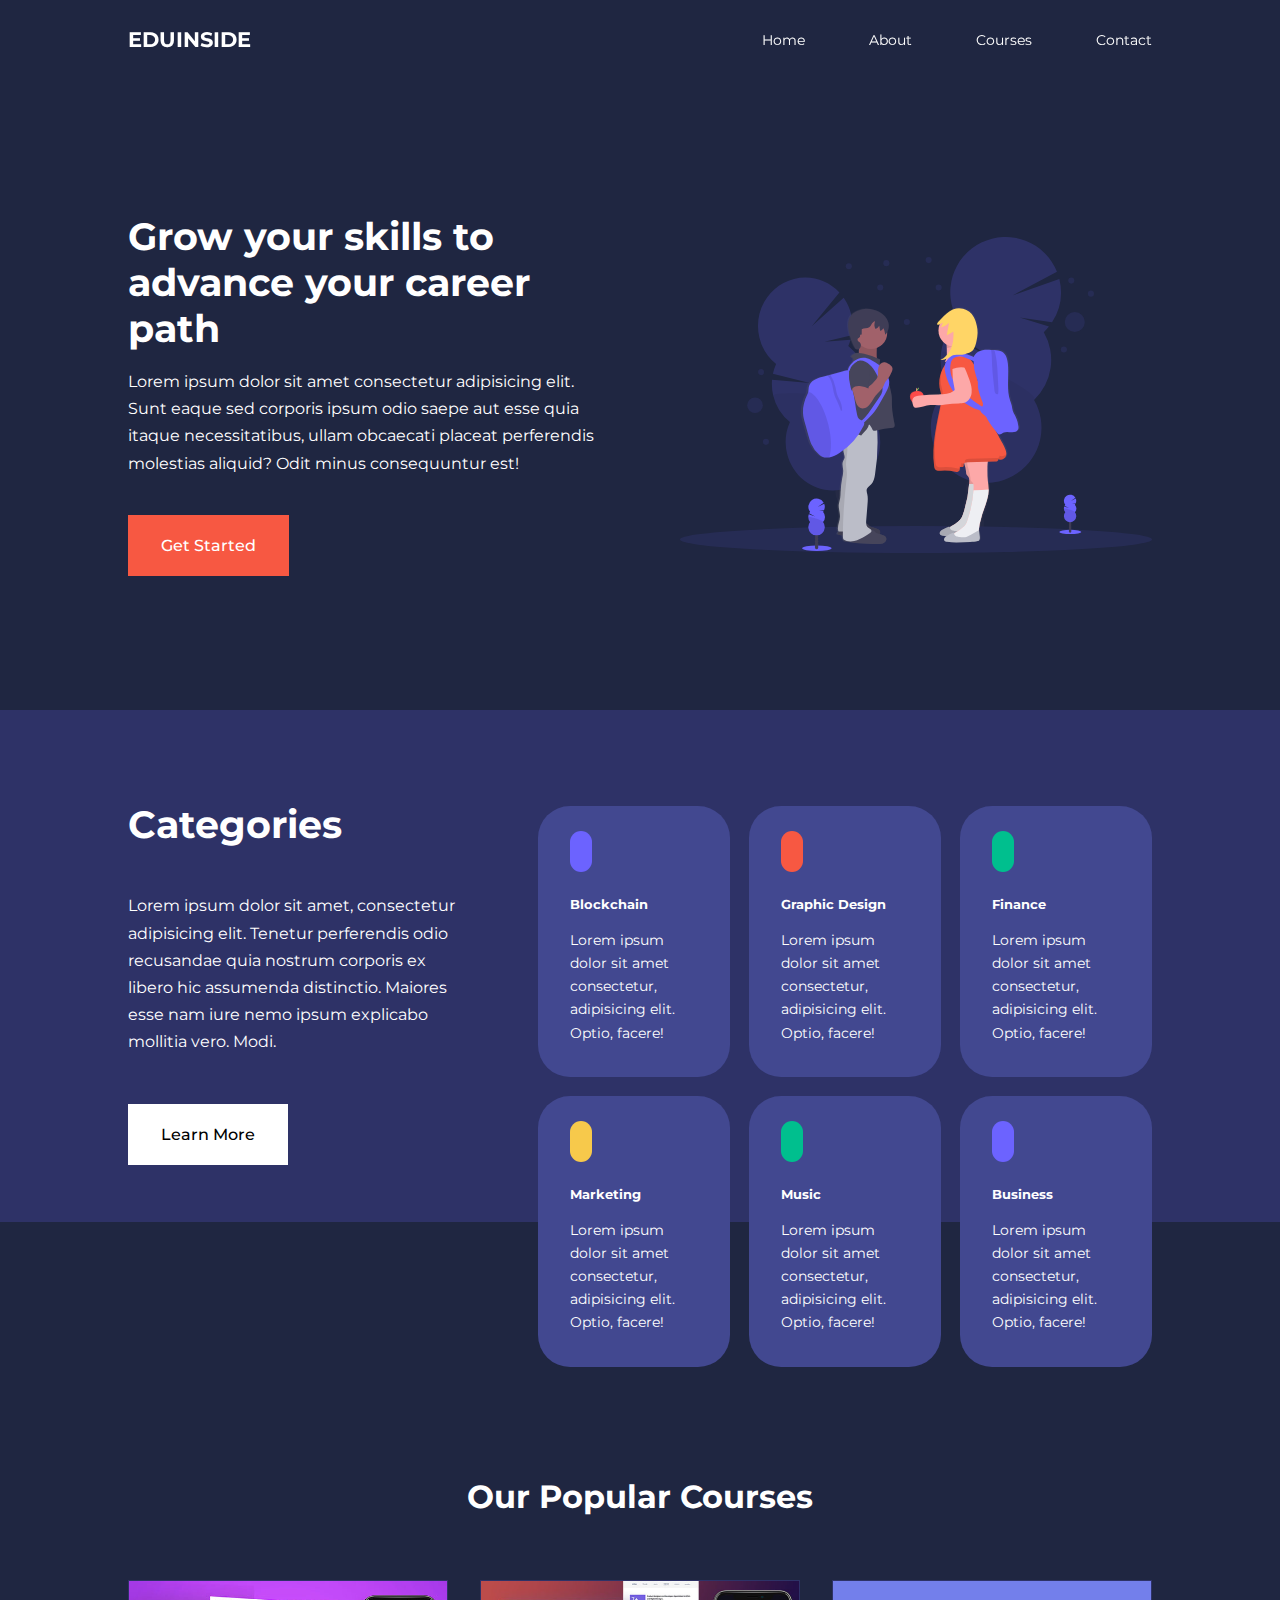
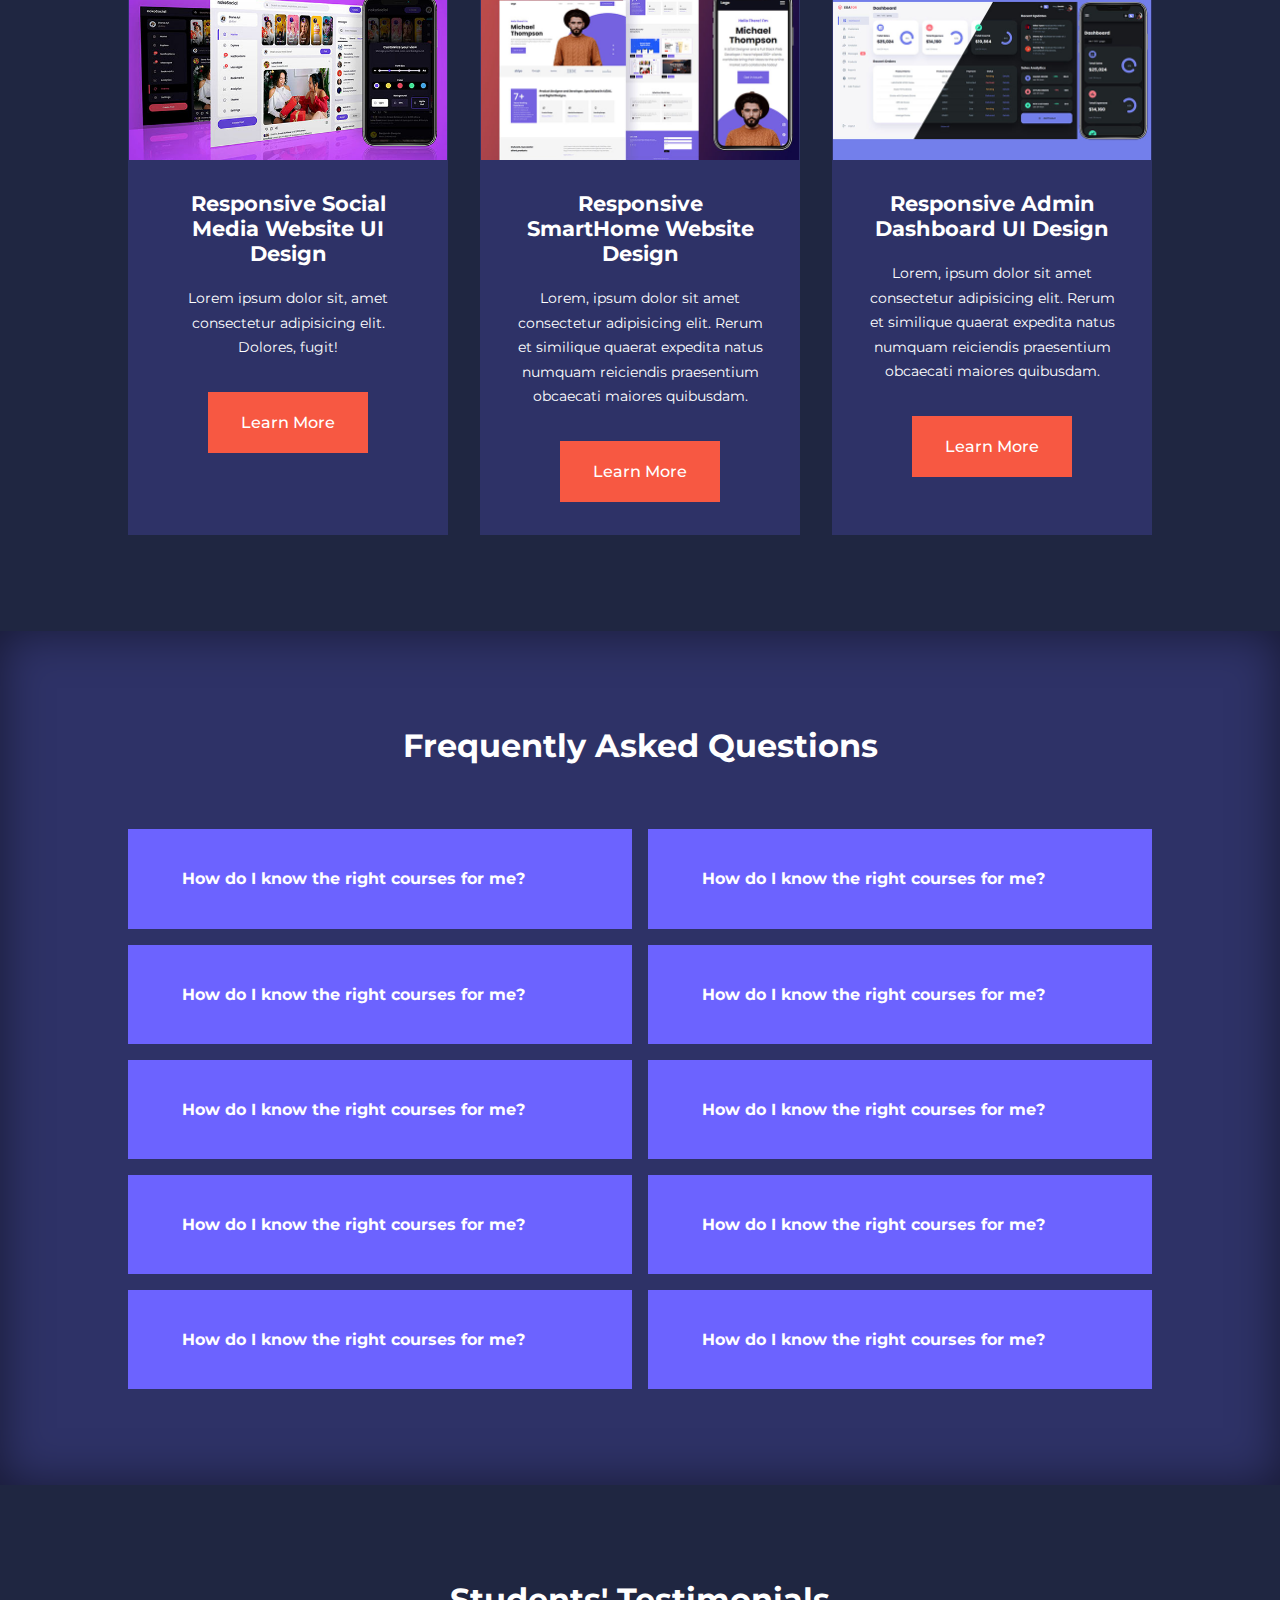
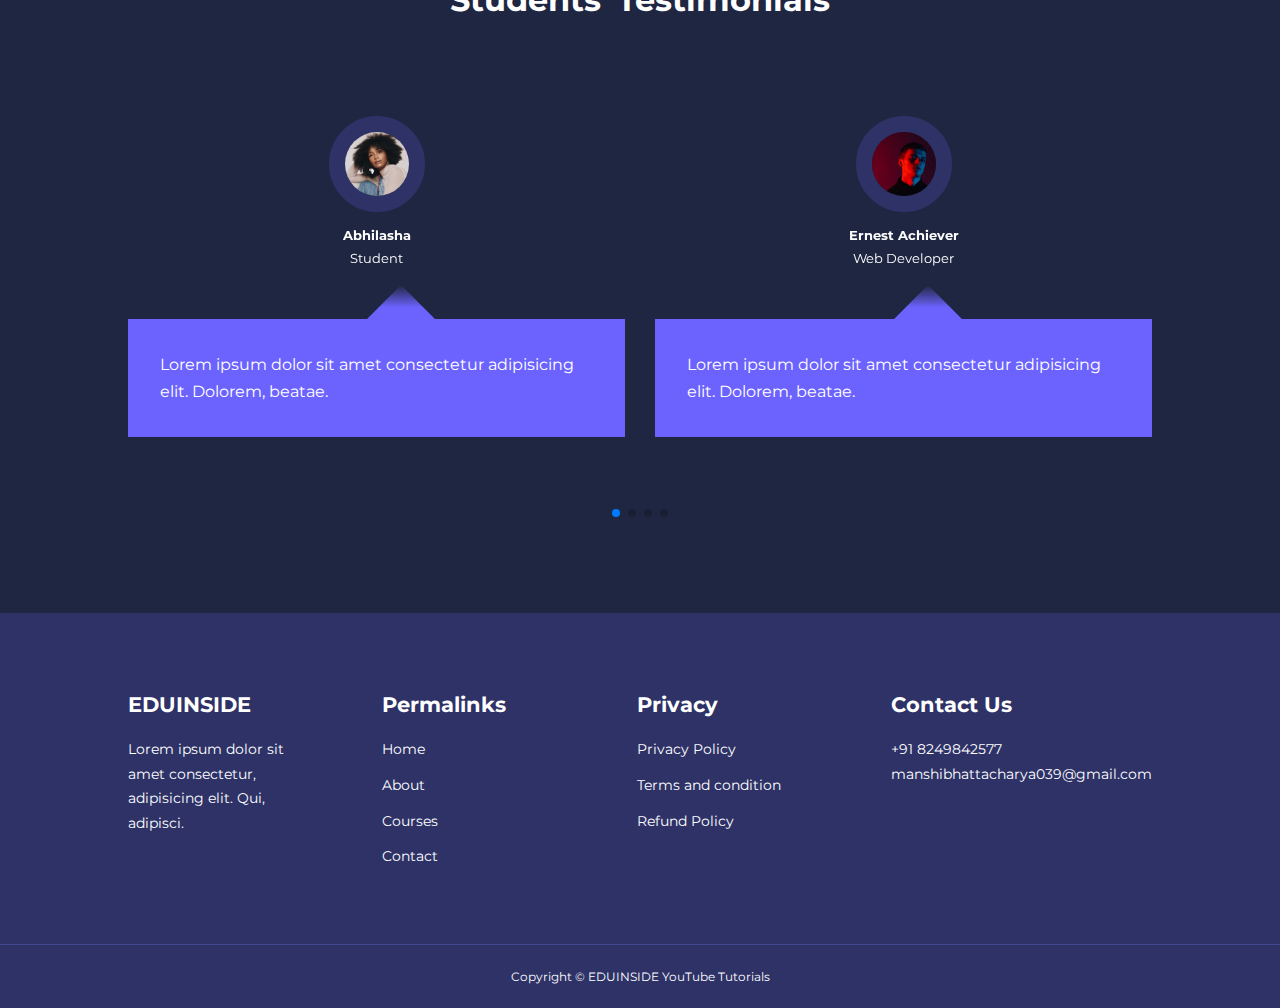
<file: TUTORIALS/education website/index.html>
<!DOCTYPE html>
<html lang="en">
<head>
    <meta charset="UTF-8">
    <meta http-equiv="X-UA-Compatible" content="IE=edge">
    <meta name="viewport" content="width=device-width, initial-scale=1.0">
    <title>Responsive Multipage Education Website using HTML,CSS,JS</title>
    
    <!--ICONSCOUT CDN-->
    <link rel="stylesheet" href="https://unicons.iconscout.com/release/v4.0.0/css/line.css">

    <!--google fonts(montserrat)-->
    <link rel="preconnect" href="https://fonts.googleapis.com">
<link rel="preconnect" href="https://fonts.gstatic.com" crossorigin>
<link href="https://fonts.googleapis.com/css2?family=Montserrat:wght@300;400;500;600;700;800;900&family=Poppins:ital,wght@0,100;0,200;0,300;0,400;0,500;0,600;0,700;0,800;0,900;1,100;1,200;1,300;1,400;1,500;1,600;1,700;1,800;1,900&family=Roboto:ital,wght@0,300;0,400;0,500;1,400;1,700&family=Urbanist:wght@100&display=swap" rel="stylesheet">



<!--------------SWIPER JS----------------------------------------------------->

<link rel="stylesheet" href="https://cdn.jsdelivr.net/npm/swiper@9/swiper-bundle.min.css"/>

    <link rel="stylesheet" href="./css/style.css">
</head>
<body>
    <nav>
        <div class="container nav__container">
            <a style="text-decoration: none" href="index.html"><h4>EDUINSIDE</h4></a>
            <ul class="nav__menu" style="list-style: none;">
                <li><a style="text-decoration: none" href="index.html">Home</a></li>
                <li><a style="text-decoration: none" href="about.html">About</a></li>
                <li><a style="text-decoration: none" href="courses.html">Courses</a></li>
                <li><a style="text-decoration: none" href="contact.html">Contact</a></li>
            </ul>
            <button id="open-menu-btn"><i class="uil uil-bars"></i></button>
            <button id="close-menu-btn"><i class="uil uil-multiply"></i></button>
        </div>
    </nav>
    <!-============== END OF NAVBAR =========-->


    <header>
        <div class="container header__container">
            <div class="header__left">
                <h1>Grow your skills to advance your career path</h1>
                <p>
                    Lorem ipsum dolor sit amet consectetur adipisicing elit. Sunt eaque sed corporis ipsum odio saepe aut esse quia itaque necessitatibus, ullam obcaecati placeat perferendis molestias aliquid? Odit minus consequuntur est!
                </p>
                <a href="courses.html" class="btn btn-primary">Get Started</a>
            </div>

            <div class="header__right">
                <div class="header__right-image">
                    <img src="./images/header.svg">
                </div>
            </div>
        </div>
    </header>

    <!-============== END OF HEADER =========-->

    <section class="categories">
        <div class="container categories__container">
            <div class="categories__left">
                <h1>Categories</h1>
                <p>
                    Lorem ipsum dolor sit amet, consectetur adipisicing elit. Tenetur perferendis odio recusandae quia nostrum corporis ex libero hic assumenda distinctio. Maiores esse nam iure nemo ipsum explicabo mollitia vero. Modi.
                </p>
                <a href="#" class="btn">Learn More</a>

            </div>

            <div class="categories__right">
                <article class="category">
                    <span class="category__icon"><i class="uil uil-bitcoin-circle"></i></span>
                    <h5>Blockchain</h5>
                    <p>Lorem ipsum dolor sit amet consectetur, adipisicing elit. Optio, facere!</p>
                </article>

                <article class="category">
                    <span class="category__icon"><i class="uil uil-palette"></i></span>
                    <h5>Graphic Design</h5>
                    <p>Lorem ipsum dolor sit amet consectetur, adipisicing elit. Optio, facere!</p>
                </article>

                <article class="category">
                    <span class="category__icon"><i class="uil uil-usd-circle"></i></span>
                    <h5>Finance</h5>
                    <p>Lorem ipsum dolor sit amet consectetur, adipisicing elit. Optio, facere!</p>
                </article>

                <article class="category">
                    <span class="category__icon"><i class="uil uil-megaphone"></i></span>
                    <h5>Marketing</h5>
                    <p>Lorem ipsum dolor sit amet consectetur, adipisicing elit. Optio, facere!</p>
                </article>

                <article class="category">
                    <span class="category__icon"><i class="uil uil-music"></i></span>
                    <h5>Music</h5>
                    <p>Lorem ipsum dolor sit amet consectetur, adipisicing elit. Optio, facere!</p>
                </article>

                <article class="category">
                    <span class="category__icon"><i class="uil uil-puzzle-piece"></i></span>
                    <h5>Business</h5>
                    <p>Lorem ipsum dolor sit amet consectetur, adipisicing elit. Optio, facere!</p>
                </article>

            </div>
        </div>
    </section>
    <!=========END OF Categories===============================>

    <section class="courses">
        <h2>Our Popular Courses</h2>
        <div class="container courses__container">
            <article class="course">
                <div class="course__image">
                    <img src="./images/course1.jpg">
                </div>
                <div class="course__info">
                    <h4>Responsive Social Media Website UI Design</h4>
                    <p>
                        Lorem ipsum dolor sit, amet consectetur adipisicing elit. Dolores, fugit!
                    </p>
                    <a href="courses.html" class="btn btn-primary">Learn More</a>
                </div>
            </article>

            <article class="course">
                <div class="course__image">
                    <img src="./images/course2.jpg">
                </div>
                <div class="course__info">
                    <h4>Responsive SmartHome Website Design</h4>
                <p>
                    Lorem, ipsum dolor sit amet consectetur adipisicing elit. Rerum et similique quaerat expedita natus numquam reiciendis praesentium obcaecati maiores quibusdam.
                </p>
                <a href="courses.html" class="btn btn-primary">Learn More</a>
                </div>
            </article>

            <article class="course">
                <div class="course__image">
                    <img src="./images/course3.jpg">
                </div>
                <div class="course__info">
                    <h4>Responsive Admin Dashboard UI Design</h4>
                <p>
                    Lorem, ipsum dolor sit amet consectetur adipisicing elit. Rerum et similique quaerat expedita natus numquam reiciendis praesentium obcaecati maiores quibusdam.
                </p>
                <a href="courses.html" class="btn btn-primary">Learn More</a>
                </div>
            </article>
        </div>
    </section>

    <!=========END OF Courses===============================>


    <section class="faqs">
        <h2>Frequently Asked Questions</h2>
        <div class="container faqs__container">
            <article class="faq">
                <div class="faq__icon"><i class="uil uil-plus"></i></div>
                <div class="question__answer">
                    <h4>How do I know the right courses for me?</h4>
                    <p>
                        Lorem ipsum dolor sit amet consectetur adipisicing elit. Earum ducimus, optio quasi animi dolorem ipsa dolorum nostrum est delectus! Adipisci ea sapiente delectus aperiam! Expedita eius cupiditate nam ex tenetur?
                    </p>
                </div>
            </article>

            <article class="faq">
                <div class="faq__icon"><i class="uil uil-plus"></i></div>
                <div class="question__answer">
                    <h4>How do I know the right courses for me?</h4>
                    <p>
                        Lorem ipsum dolor sit amet consectetur adipisicing elit. Earum ducimus, optio quasi animi dolorem ipsa dolorum nostrum est delectus! Adipisci ea sapiente delectus aperiam! Expedita eius cupiditate nam ex tenetur?
                    </p>
                </div>
            </article>

            <article class="faq">
                <div class="faq__icon"><i class="uil uil-plus"></i></div>
                <div class="question__answer">
                    <h4>How do I know the right courses for me?</h4>
                    <p>
                        Lorem ipsum dolor sit amet consectetur adipisicing elit. Earum ducimus, optio quasi animi dolorem ipsa dolorum nostrum est delectus! Adipisci ea sapiente delectus aperiam! Expedita eius cupiditate nam ex tenetur?
                    </p>
                </div>
            </article>

            <article class="faq">
                <div class="faq__icon"><i class="uil uil-plus"></i></div>
                <div class="question__answer">
                    <h4>How do I know the right courses for me?</h4>
                    <p>
                        Lorem ipsum dolor sit amet consectetur adipisicing elit. Earum ducimus, optio quasi animi dolorem ipsa dolorum nostrum est delectus! Adipisci ea sapiente delectus aperiam! Expedita eius cupiditate nam ex tenetur?
                    </p>
                </div>
            </article>

            <article class="faq">
                <div class="faq__icon"><i class="uil uil-plus"></i></div>
                <div class="question__answer">
                    <h4>How do I know the right courses for me?</h4>
                    <p>
                        Lorem ipsum dolor sit amet consectetur adipisicing elit. Earum ducimus, optio quasi animi dolorem ipsa dolorum nostrum est delectus! Adipisci ea sapiente delectus aperiam! Expedita eius cupiditate nam ex tenetur?
                    </p>
                </div>
            </article>

            <article class="faq">
                <div class="faq__icon"><i class="uil uil-plus"></i></div>
                <div class="question__answer">
                    <h4>How do I know the right courses for me?</h4>
                    <p>
                        Lorem ipsum dolor sit amet consectetur adipisicing elit. Earum ducimus, optio quasi animi dolorem ipsa dolorum nostrum est delectus! Adipisci ea sapiente delectus aperiam! Expedita eius cupiditate nam ex tenetur?
                    </p>
                </div>
            </article>

            <article class="faq">
                <div class="faq__icon"><i class="uil uil-plus"></i></div>
                <div class="question__answer">
                    <h4>How do I know the right courses for me?</h4>
                    <p>
                        Lorem ipsum dolor sit amet consectetur adipisicing elit. Earum ducimus, optio quasi animi dolorem ipsa dolorum nostrum est delectus! Adipisci ea sapiente delectus aperiam! Expedita eius cupiditate nam ex tenetur?
                    </p>
                </div>
            </article>

            <article class="faq">
                <div class="faq__icon"><i class="uil uil-plus"></i></div>
                <div class="question__answer">
                    <h4>How do I know the right courses for me?</h4>
                    <p>
                        Lorem ipsum dolor sit amet consectetur adipisicing elit. Earum ducimus, optio quasi animi dolorem ipsa dolorum nostrum est delectus! Adipisci ea sapiente delectus aperiam! Expedita eius cupiditate nam ex tenetur?
                    </p>
                </div>
            </article>

            <article class="faq">
                <div class="faq__icon"><i class="uil uil-plus"></i></div>
                <div class="question__answer">
                    <h4>How do I know the right courses for me?</h4>
                    <p>
                        Lorem ipsum dolor sit amet consectetur adipisicing elit. Earum ducimus, optio quasi animi dolorem ipsa dolorum nostrum est delectus! Adipisci ea sapiente delectus aperiam! Expedita eius cupiditate nam ex tenetur?
                    </p>
                </div>
            </article>

            <article class="faq">
                <div class="faq__icon"><i class="uil uil-plus"></i></div>
                <div class="question__answer">
                    <h4>How do I know the right courses for me?</h4>
                    <p>
                        Lorem ipsum dolor sit amet consectetur adipisicing elit. Earum ducimus, optio quasi animi dolorem ipsa dolorum nostrum est delectus! Adipisci ea sapiente delectus aperiam! Expedita eius cupiditate nam ex tenetur?
                    </p>
                </div>
            </article>
        </div>
    </section>
    <!=============================end of faqs===========================================>

    <section class="container testimonials__container mySwiper">
        <h2>Students' Testimonials</h2>
        <div class="swiper-wrapper">
            <article class="testimonial swiper-slide">
                <div class="avatar">
                <img src="./images/avatar1.jpg">
                </div>
                <div class="testimonial__info">
                    <h5>Abhilasha</h5>
                    <small>Student</small>
                </div>
                <div class="testimonial__body">
                    <p>
                        Lorem ipsum dolor sit amet consectetur adipisicing elit. Dolorem, beatae.
                    </p>
                </div>
            </article>

            <article class="testimonial swiper-slide">
                <div class="avatar">
                <img src="./images/avatar2.jpg">
                </div>
                <div class="testimonial__info">
                    <h5>Ernest Achiever</h5>
                    <small>Web Developer</small>
                </div>
                <div class="testimonial__body">
                    <p>
                        Lorem ipsum dolor sit amet consectetur adipisicing elit. Dolorem, beatae.
                    </p>
                </div>
            </article>

            <article class="testimonial swiper-slide">
                <div class="avatar">
                <img src="./images/avatar3.jpg">
                </div>
                <div class="testimonial__info">
                    <h5>Dhruv</h5>
                    <small>Student</small>
                </div>
                <div class="testimonial__body">
                    <p>
                        Lorem ipsum dolor sit amet consectetur adipisicing elit. Dolorem, beatae.
                    </p>
                </div>
            </article>

            <article class="testimonial swiper-slide">
                <div class="avatar">
                <img src="./images/avatar4.jpg">
                </div>
                <div class="testimonial__info">
                    <h5>Waheeda</h5>
                    <small>Student</small>
                </div>
                <div class="testimonial__body">
                    <p>
                        Lorem ipsum dolor sit amet consectetur adipisicing elit. Dolorem, beatae.
                    </p>
                </div>
            </article>

            <article class="testimonial swiper-slide">
                <div class="avatar">
                <img src="./images/avatar5.jpg">
                </div>
                <div class="testimonial__info">
                    <h5>Disha</h5>
                    <small>Student</small>
                </div>
                <div class="testimonial__body">
                    <p>
                        Lorem ipsum dolor sit amet consectetur adipisicing elit. Dolorem, beatae.
                    </p>
                </div>
            </article>
        </div>
        <div class="swiper-pagination"></div>
    </section>

<!================== END OF TESTIMONIAL ==========================================================>



    <footer class="footer">
        <div class="container footer__container">
            <div class="footer__1">
                <a href="index.html" class="footer__logo"><h4>EDUINSIDE</h4></a>
                <p>
                    Lorem ipsum dolor sit amet consectetur, adipisicing elit. Qui, adipisci.
                </p>
            </div>

            <div class="footer__2">
                <h4>Permalinks</h4>
                <ul class="permalinks">
                    <li><a href="index.html">Home</a></li>
                    <li><a href="about.html">About</a></li>
                    <li><a href="courses.html">Courses</a></li>
                    <li><a href="contact.html">Contact</a></li>
                </ul>
            </div>

            <div class="footer__3">
                <h4>Privacy</h4>
                <ul class="Privacy">
                    <li><a href="#">Privacy Policy</a></li>
                    <li><a href="#">Terms and condition</a></li>
                    <li><a href="#">Refund Policy</a></li>
                </ul>
            </div>

            <div class="footer__4">
                <h4>Contact Us</h4>
                <div>
                    <p>+91 8249842577</p>
                    <p>manshibhattacharya039@gmail.com</p>
                </div>
                <ul class="footer_socials">
                    <li>
                        <a href="#"><i class="uil uil-facebook-f"></i></a>
                    </li>
                    <li>
                        <a href="#"><i class="uil uil-instagram-alt"></i></a>
                    </li>
                    <li>
                        <a href="#"><i class="uil uil-twitter"></i></a>
                    </li>
                    <li>
                        <a href="#"><i class="uil uil-linkedin-alt"></i></a>
                    </li>
                </ul>
            </div>
        </div>
        <div class="footer__copyright">
            <small>Copyright &copy; EDUINSIDE YouTube Tutorials</small>
        </div>
    </footer>


    <!=========================== END OF FOOTER ====================================================>




    <script src="https://unpkg.com/swiper@9/swiper-bundle.min.js"></script>
    <script src="./main.js"></script>


    <script>
         var swiper = new Swiper(".mySwiper", {
            slidesPerView: 1,
            spaceBetween: 30,
            pagination: {
            el: ".swiper-pagination",
            clickable: true,
            },
            //when window width is >=600px
            breakpoints: {
                600: {
                    slidesPerView:2,
                }
            }
        });
        </script>

</body>
</html>
</file>
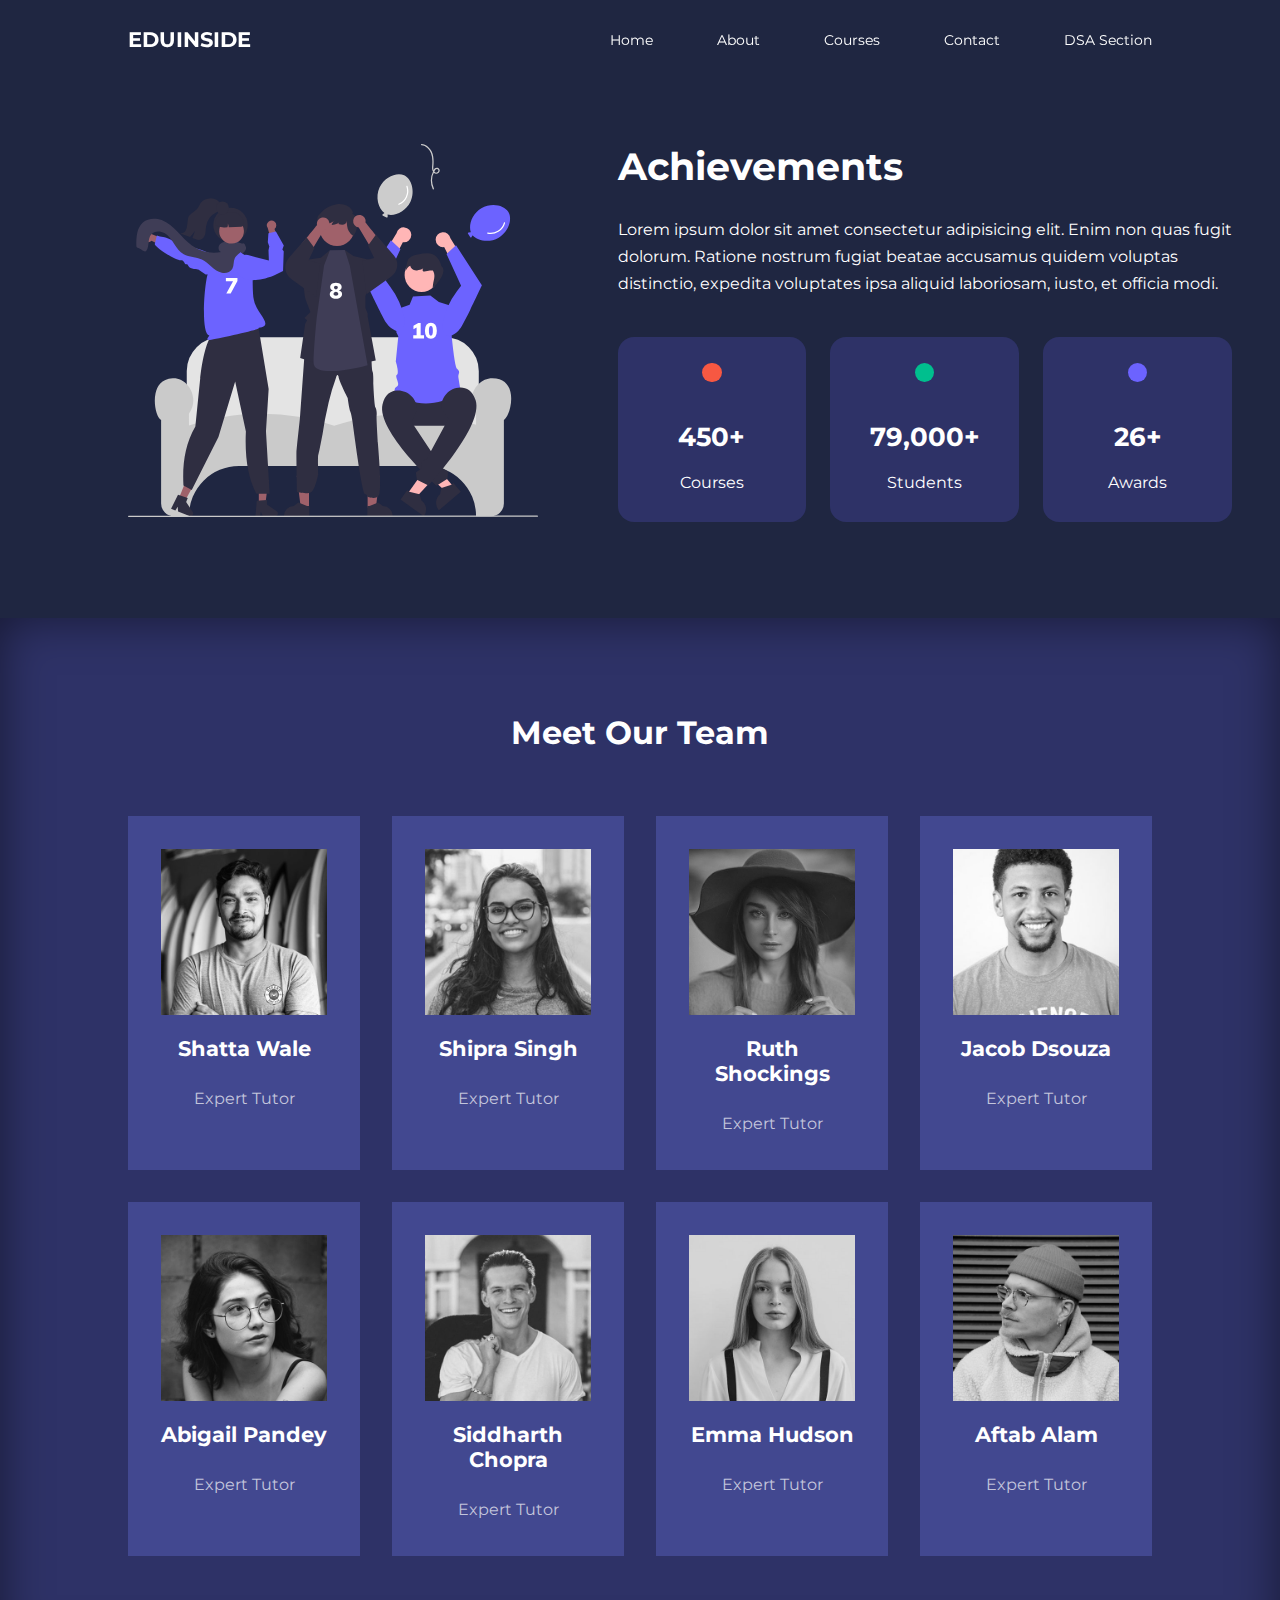
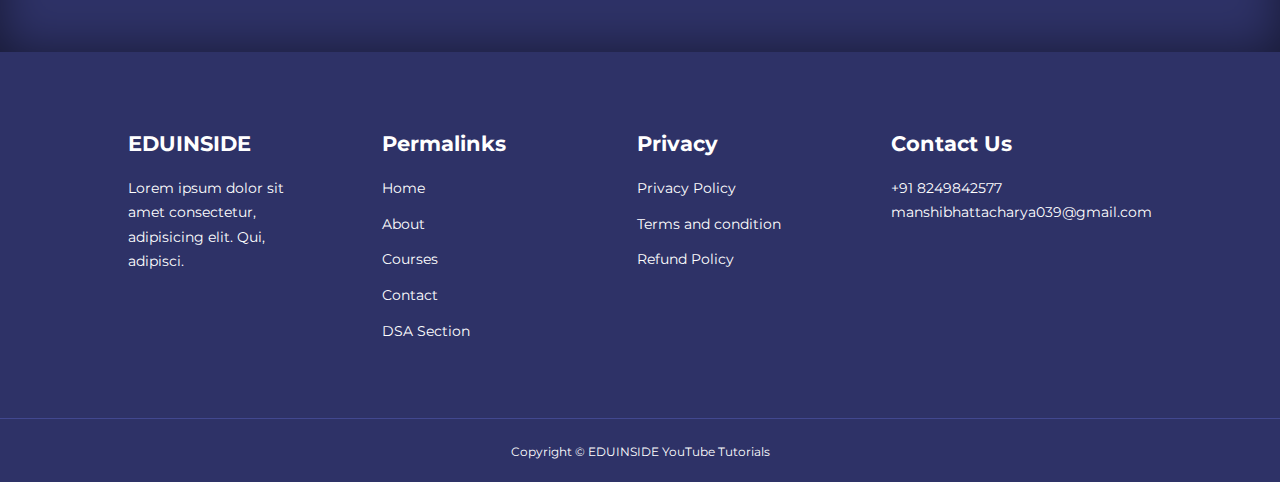
<file: TUTORIALS/education website/about.html>
<!DOCTYPE html>
<html lang="en">
<head>
    <meta charset="UTF-8">
    <meta http-equiv="X-UA-Compatible" content="IE=edge">
    <meta name="viewport" content="width=device-width, initial-scale=1.0">
    <title>Responsive Multipage Education Website using HTML,CSS,JS</title>
    
    <!--ICONSCOUT CDN-->
    <link rel="stylesheet" href="https://unicons.iconscout.com/release/v4.0.0/css/line.css">

    <!--google fonts(montserrat)-->
    <link rel="preconnect" href="https://fonts.googleapis.com">
<link rel="preconnect" href="https://fonts.gstatic.com" crossorigin>
<link href="https://fonts.googleapis.com/css2?family=Montserrat:wght@300;400;500;600;700;800;900&family=Poppins:ital,wght@0,100;0,200;0,300;0,400;0,500;0,600;0,700;0,800;0,900;1,100;1,200;1,300;1,400;1,500;1,600;1,700;1,800;1,900&family=Roboto:ital,wght@0,300;0,400;0,500;1,400;1,700&family=Urbanist:wght@100&display=swap" rel="stylesheet">





<link rel="stylesheet" href="./css/style.css">
<link rel="stylesheet" href="./css/about.css">

</head>
<body>
    <nav>
        <div class="container nav__container">
            <a style="text-decoration: none" href="index.html"><h4>EDUINSIDE</h4></a>
            <ul class="nav__menu" style="list-style: none;">
                <li><a style="text-decoration: none" href="index.html">Home</a></li>
                <li><a style="text-decoration: none" href="about.html">About</a></li>
                <li><a style="text-decoration: none" href="courses.html">Courses</a></li>
                <li><a style="text-decoration: none" href="contact.html">Contact</a></li>
                <li><a style="text-decoration: none" href="https://www.450dsa.com/">DSA Section</a></li>
            </ul>
            <button id="open-menu-btn"><i class="uil uil-bars"></i></button>
            <button id="close-menu-btn"><i class="uil uil-multiply"></i></button>
        </div>
    </nav>
    <!-============== END OF NAVBAR =========-->


    <section class="about__achievements">
        <div class="container about__achievements-container">
            <div class="about__achievements-left">
                <img src="./images/about achievements.svg">
            </div>
            <div class="about__achievements-right">
                <h1>Achievements</h1>
                <p>
                    Lorem ipsum dolor sit amet consectetur adipisicing elit. Enim non quas fugit dolorum. Ratione nostrum fugiat beatae accusamus quidem voluptas distinctio, expedita voluptates ipsa aliquid laboriosam, iusto, et officia modi.

                </p>
                <div class="achievements__cards">
                    <article class="achievement__card">
                        <span class="achievement__icon">
                            <i class="uil uil-video"></i>
                        </span>
                        <h3>450+</h3>
                        <p>Courses</p>
                    </article>

                    <article class="achievement__card">
                        <span class="achievement__icon">
                            <i class="uil uil-users-alt"></i>
                        </span>
                        <h3>79,000+</h3>
                        <p>Students</p>
                    </article>

                    <article class="achievement__card">
                        <span class="achievement__icon">
                            <i class="uil uil-trophy"></i>
                        </span>
                        <h3>26+</h3>
                        <p>Awards</p>
                    </article>
                </div>
            </div>
        </div>
    </section>
<!=====================================END OF ACHIEVEMENTS================================================>



<section class="team">
    <h2>Meet Our Team</h2>
    <div class="container team__container">
        <article class="team__member">
            <div class="team__member-image">
                <img src="./images/tm1.jpg">
            </div>
            <div class="team__member-info">
                <h4>Shatta Wale</h4>
                <p>Expert Tutor</p>
            </div>
            <div class="team__member-socials">
                <a href="https://instagram.com" target="_blank"><i class="uil uil-instagram"></i></a>
                <a href="https://twitter.com" target="_blank"><i class="uil uil-twitter-alt"></i></a>
                <a href="https://linkedin.com" target="_blank"><i class="uil uil-linkedin-alt"></i></a>
            </div>
        </article>

        <article class="team__member">
            <div class="team__member-image">
                <img src="./images/tm2.jpg">
            </div>
            <div class="team__member-info">
                <h4>Shipra Singh</h4>
                <p>Expert Tutor</p>
            </div>
            <div class="team__member-socials">
                <a href="https://instagram.com" target="_blank"><i class="uil uil-instagram"></i></a>
                <a href="https://twitter.com" target="_blank"><i class="uil uil-twitter-alt"></i></a>
                <a href="https://linkedin.com" target="_blank"><i class="uil uil-linkedin-alt"></i></a>
            </div>
        </article>

        <article class="team__member">
            <div class="team__member-image">
                <img src="./images/tm3.jpg">
            </div>
            <div class="team__member-info">
                <h4>Ruth Shockings</h4>
                <p>Expert Tutor</p>
            </div>
            <div class="team__member-socials">
                <a href="https://instagram.com" target="_blank"><i class="uil uil-instagram"></i></a>
                <a href="https://twitter.com" target="_blank"><i class="uil uil-twitter-alt"></i></a>
                <a href="https://linkedin.com" target="_blank"><i class="uil uil-linkedin-alt"></i></a>
            </div>
        </article>

        <article class="team__member">
            <div class="team__member-image">
                <img src="./images/tm4.jpg">
            </div>
            <div class="team__member-info">
                <h4>Jacob Dsouza</h4>
                <p>Expert Tutor</p>
            </div>
            <div class="team__member-socials">
                <a href="https://instagram.com" target="_blank"><i class="uil uil-instagram"></i></a>
                <a href="https://twitter.com" target="_blank"><i class="uil uil-twitter-alt"></i></a>
                <a href="https://linkedin.com" target="_blank"><i class="uil uil-linkedin-alt"></i></a>
            </div>
        </article>

        <article class="team__member">
            <div class="team__member-image">
                <img src="./images/tm5.jpg">
            </div>
            <div class="team__member-info">
                <h4>Abigail Pandey</h4>
                <p>Expert Tutor</p>
            </div>
            <div class="team__member-socials">
                <a href="https://instagram.com" target="_blank"><i class="uil uil-instagram"></i></a>
                <a href="https://twitter.com" target="_blank"><i class="uil uil-twitter-alt"></i></a>
                <a href="https://linkedin.com" target="_blank"><i class="uil uil-linkedin-alt"></i></a>
            </div>
        </article>

        <article class="team__member">
            <div class="team__member-image">
                <img src="./images/tm6.jpg">
            </div>
            <div class="team__member-info">
                <h4>Siddharth Chopra</h4>
                <p>Expert Tutor</p>
            </div>
            <div class="team__member-socials">
                <a href="https://instagram.com" target="_blank"><i class="uil uil-instagram"></i></a>
                <a href="https://twitter.com" target="_blank"><i class="uil uil-twitter-alt"></i></a>
                <a href="https://linkedin.com" target="_blank"><i class="uil uil-linkedin-alt"></i></a>
            </div>
        </article>

        <article class="team__member">
            <div class="team__member-image">
                <img src="./images/tm7.jpg">
            </div>
            <div class="team__member-info">
                <h4>Emma Hudson</h4>
                <p>Expert Tutor</p>
            </div>
            <div class="team__member-socials">
                <a href="https://instagram.com" target="_blank"><i class="uil uil-instagram"></i></a>
                <a href="https://twitter.com" target="_blank"><i class="uil uil-twitter-alt"></i></a>
                <a href="https://linkedin.com" target="_blank"><i class="uil uil-linkedin-alt"></i></a>
            </div>
        </article>

        <article class="team__member">
            <div class="team__member-image">
                <img src="./images/tm8.jpg">
            </div>
            <div class="team__member-info">
                <h4>Aftab Alam</h4>
                <p>Expert Tutor</p>
            </div>
            <div class="team__member-socials">
                <a href="https://instagram.com" target="_blank"><i class="uil uil-instagram"></i></a>
                <a href="https://twitter.com" target="_blank"><i class="uil uil-twitter-alt"></i></a>
                <a href="https://linkedin.com" target="_blank"><i class="uil uil-linkedin-alt"></i></a>
            </div>
        </article>
    </div>
</section>






    <footer class="footer">
        <div class="container footer__container">
            <div class="footer__1">
                <a href="index.html" class="footer__logo"><h4>EDUINSIDE</h4></a>
                <p>
                    Lorem ipsum dolor sit amet consectetur, adipisicing elit. Qui, adipisci.
                </p>
            </div>

            <div class="footer__2">
                <h4>Permalinks</h4>
                <ul class="permalinks">
                    <li><a href="index.html">Home</a></li>
                    <li><a href="about.html">About</a></li>
                    <li><a href="courses.html">Courses</a></li>
                    <li><a href="contact.html">Contact</a></li>
                    <li><a href="https://www.450dsa.com/">DSA Section</a></li>
                </ul>
            </div>

            <div class="footer__3">
                <h4>Privacy</h4>
                <ul class="Privacy">
                    <li><a href="#">Privacy Policy</a></li>
                    <li><a href="#">Terms and condition</a></li>
                    <li><a href="#">Refund Policy</a></li>
                </ul>
            </div>

            <div class="footer__4">
                <h4>Contact Us</h4>
                <div>
                    <p>+91 8249842577</p>
                    <p>manshibhattacharya039@gmail.com</p>
                </div>
                <ul class="footer_socials">
                    <li>
                        <a href="#"><i class="uil uil-facebook-f"></i></a>
                    </li>
                    <li>
                        <a href="#"><i class="uil uil-instagram-alt"></i></a>
                    </li>
                    <li>
                        <a href="#"><i class="uil uil-twitter"></i></a>
                    </li>
                    <li>
                        <a href="#"><i class="uil uil-linkedin-alt"></i></a>
                    </li>
                </ul>
            </div>
        </div>
        <div class="footer__copyright">
            <small>Copyright &copy; EDUINSIDE YouTube Tutorials</small>
        </div>
    </footer>


    <!=========================== END OF FOOTER ====================================================>



    <script src="./main.js"></script>


    
</body>
</html>
</file>
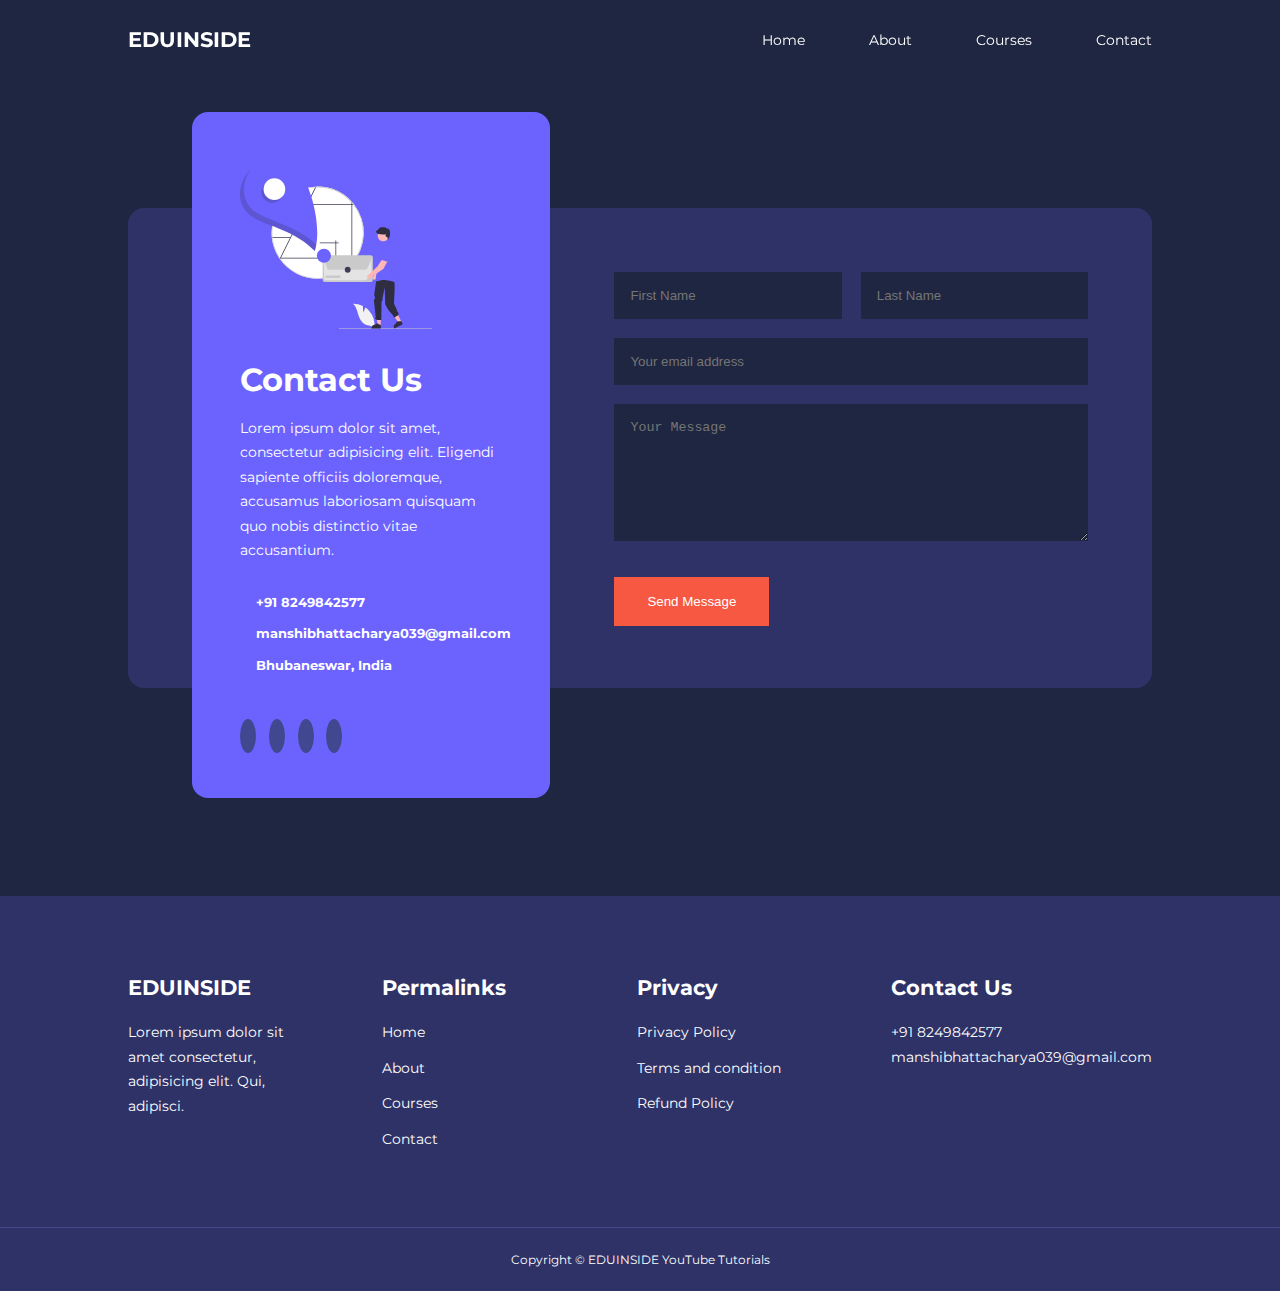
<file: TUTORIALS/education website/contact.html>
<!DOCTYPE html>
<html lang="en">
<head>
    <meta charset="UTF-8">
    <meta http-equiv="X-UA-Compatible" content="IE=edge">
    <meta name="viewport" content="width=device-width, initial-scale=1.0">
    <title>Responsive Multipage Education Website using HTML,CSS,JS</title>
    
    <!--ICONSCOUT CDN-->
    <link rel="stylesheet" href="https://unicons.iconscout.com/release/v4.0.0/css/line.css">

    <!--google fonts(montserrat)-->
    <link rel="preconnect" href="https://fonts.googleapis.com">
<link rel="preconnect" href="https://fonts.gstatic.com" crossorigin>
<link href="https://fonts.googleapis.com/css2?family=Montserrat:wght@300;400;500;600;700;800;900&family=Poppins:ital,wght@0,100;0,200;0,300;0,400;0,500;0,600;0,700;0,800;0,900;1,100;1,200;1,300;1,400;1,500;1,600;1,700;1,800;1,900&family=Roboto:ital,wght@0,300;0,400;0,500;1,400;1,700&family=Urbanist:wght@100&display=swap" rel="stylesheet">





<link rel="stylesheet" href="./css/style.css">
<link rel="stylesheet" href="./css/contact.css">

</head>
<body>
    <nav>
        <div class="container nav__container">
            <a style="text-decoration: none" href="index.html"><h4>EDUINSIDE</h4></a>
            <ul class="nav__menu" style="list-style: none;">
                <li><a style="text-decoration: none" href="index.html">Home</a></li>
                <li><a style="text-decoration: none" href="about.html">About</a></li>
                <li><a style="text-decoration: none" href="courses.html">Courses</a></li>
                <li><a style="text-decoration: none" href="contact.html">Contact</a></li>
            </ul>
            <button id="open-menu-btn"><i class="uil uil-bars"></i></button>
            <button id="close-menu-btn"><i class="uil uil-multiply"></i></button>
        </div>
    </nav>
    <!-============== END OF NAVBAR =========-->


    <section class="contact">
        <div class="container contact__container">
            <aside class="contact__aside">
                <div class="aside__image">
                    <img src="./images/contact.svg">
                </div>
                <h2>Contact Us</h2>
                <p>
                    Lorem ipsum dolor sit amet, consectetur adipisicing elit. Eligendi sapiente officiis doloremque, accusamus laboriosam quisquam quo nobis distinctio vitae accusantium.
                </p>
                <ul class="contact__details">
                    <li>
                        <i class="uil uil-phone-times"></i>
                        <h5>+91 8249842577</h5>
                    </li>
                    <li>
                        <i class="uil uil-envelope"></i>
                        <h5>manshibhattacharya039@gmail.com</h5>
                    </li>
                    <li>
                        <i class="uil uil-location-point"></i>
                        <h5>Bhubaneswar, India</h5>
                    </li>
                </ul>
                <ul class="contact__socials">
                    <li> <a href="https://facebook.com"><i class="uil uil-facebook-f"></i></a></li>
                    <li> <a href="https://instagram.com"><i class="uil uil-instagram-alt"></i></a></li>
                    <li> <a href="https://twitter.com"><i class="uil uil-twitter"></i></a></li>
                    <li> <a href="https://linkedin.com"><i class="uil uil-linkedin-alt"></i></a></li>
                </ul>
            </aside>




            <form action="https://formspree.io/f/mzbqaoer"  method="POST" class="contact__form">
                <div class="form__name">
                    <input type="text" name="First Name" placeholder="First Name" required>
                    <input type="text" name="Last Name" placeholder="Last Name" required>
                </div>
                <input type="email" name="Email Address" placeholder="Your email address" required>
                <textarea name="Message" rows="7" placeholder="Your Message" required></textarea>
                <button type="submit" class="btn btn-primary">Send Message</button>
            </form>
        </div>
    </section>




           
















    <footer class="footer">
        <div class="container footer__container">
            <div class="footer__1">
                <a href="index.html" class="footer__logo"><h4>EDUINSIDE</h4></a>
                <p>
                    Lorem ipsum dolor sit amet consectetur, adipisicing elit. Qui, adipisci.
                </p>
            </div>

            <div class="footer__2">
                <h4>Permalinks</h4>
                <ul class="permalinks">
                    <li><a href="index.html">Home</a></li>
                    <li><a href="about.html">About</a></li>
                    <li><a href="courses.html">Courses</a></li>
                    <li><a href="contact.html">Contact</a></li>
                </ul>
            </div>

            <div class="footer__3">
                <h4>Privacy</h4>
                <ul class="Privacy">
                    <li><a href="#">Privacy Policy</a></li>
                    <li><a href="#">Terms and condition</a></li>
                    <li><a href="#">Refund Policy</a></li>
                </ul>
            </div>

            <div class="footer__4">
                <h4>Contact Us</h4>
                <div>
                    <p>+91 8249842577</p>
                    <p>manshibhattacharya039@gmail.com</p>
                </div>
                <ul class="footer_socials">
                    <li>
                        <a href="#"><i class="uil uil-facebook-f"></i></a>
                    </li>
                    <li>
                        <a href="#"><i class="uil uil-instagram-alt"></i></a>
                    </li>
                    <li>
                        <a href="#"><i class="uil uil-twitter"></i></a>
                    </li>
                    <li>
                        <a href="#"><i class="uil uil-linkedin-alt"></i></a>
                    </li>
                </ul>
            </div>
        </div>
        <div class="footer__copyright">
            <small>Copyright &copy; EDUINSIDE YouTube Tutorials</small>
        </div>
    </footer>
</file>
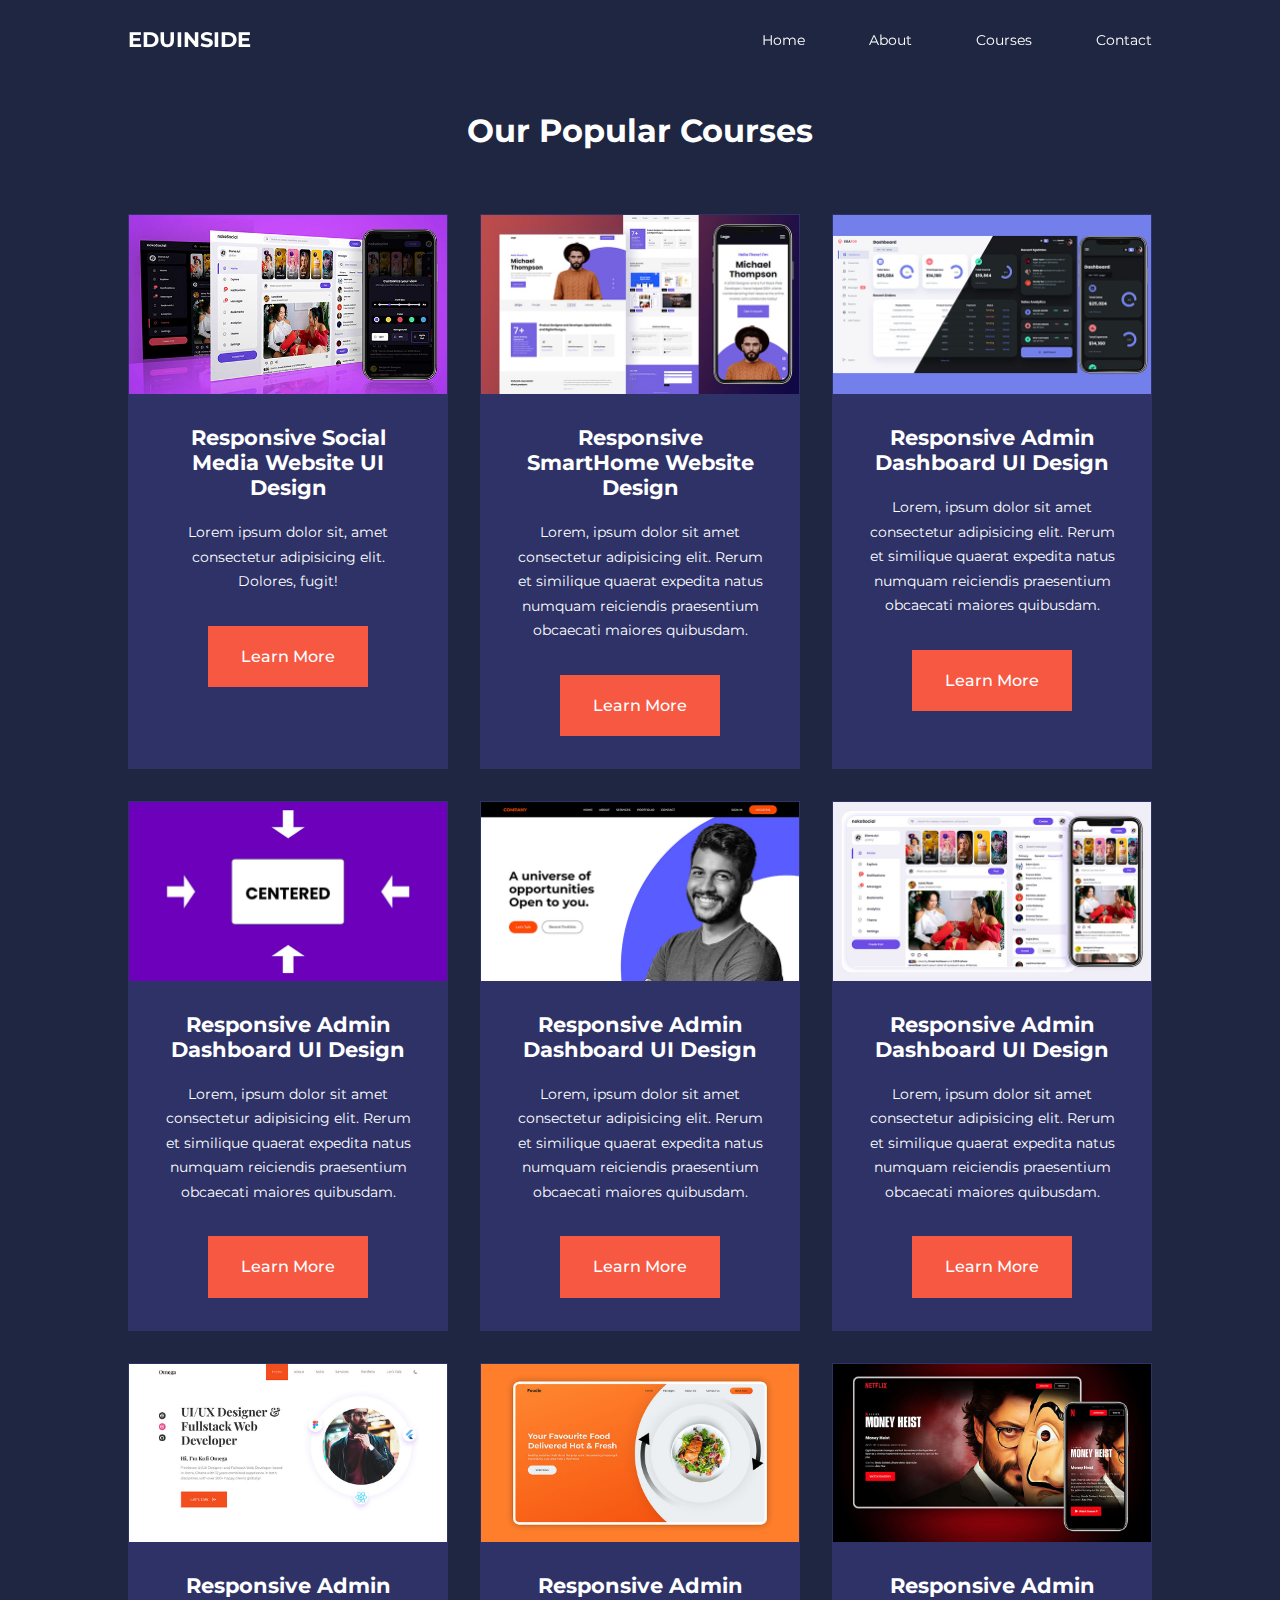
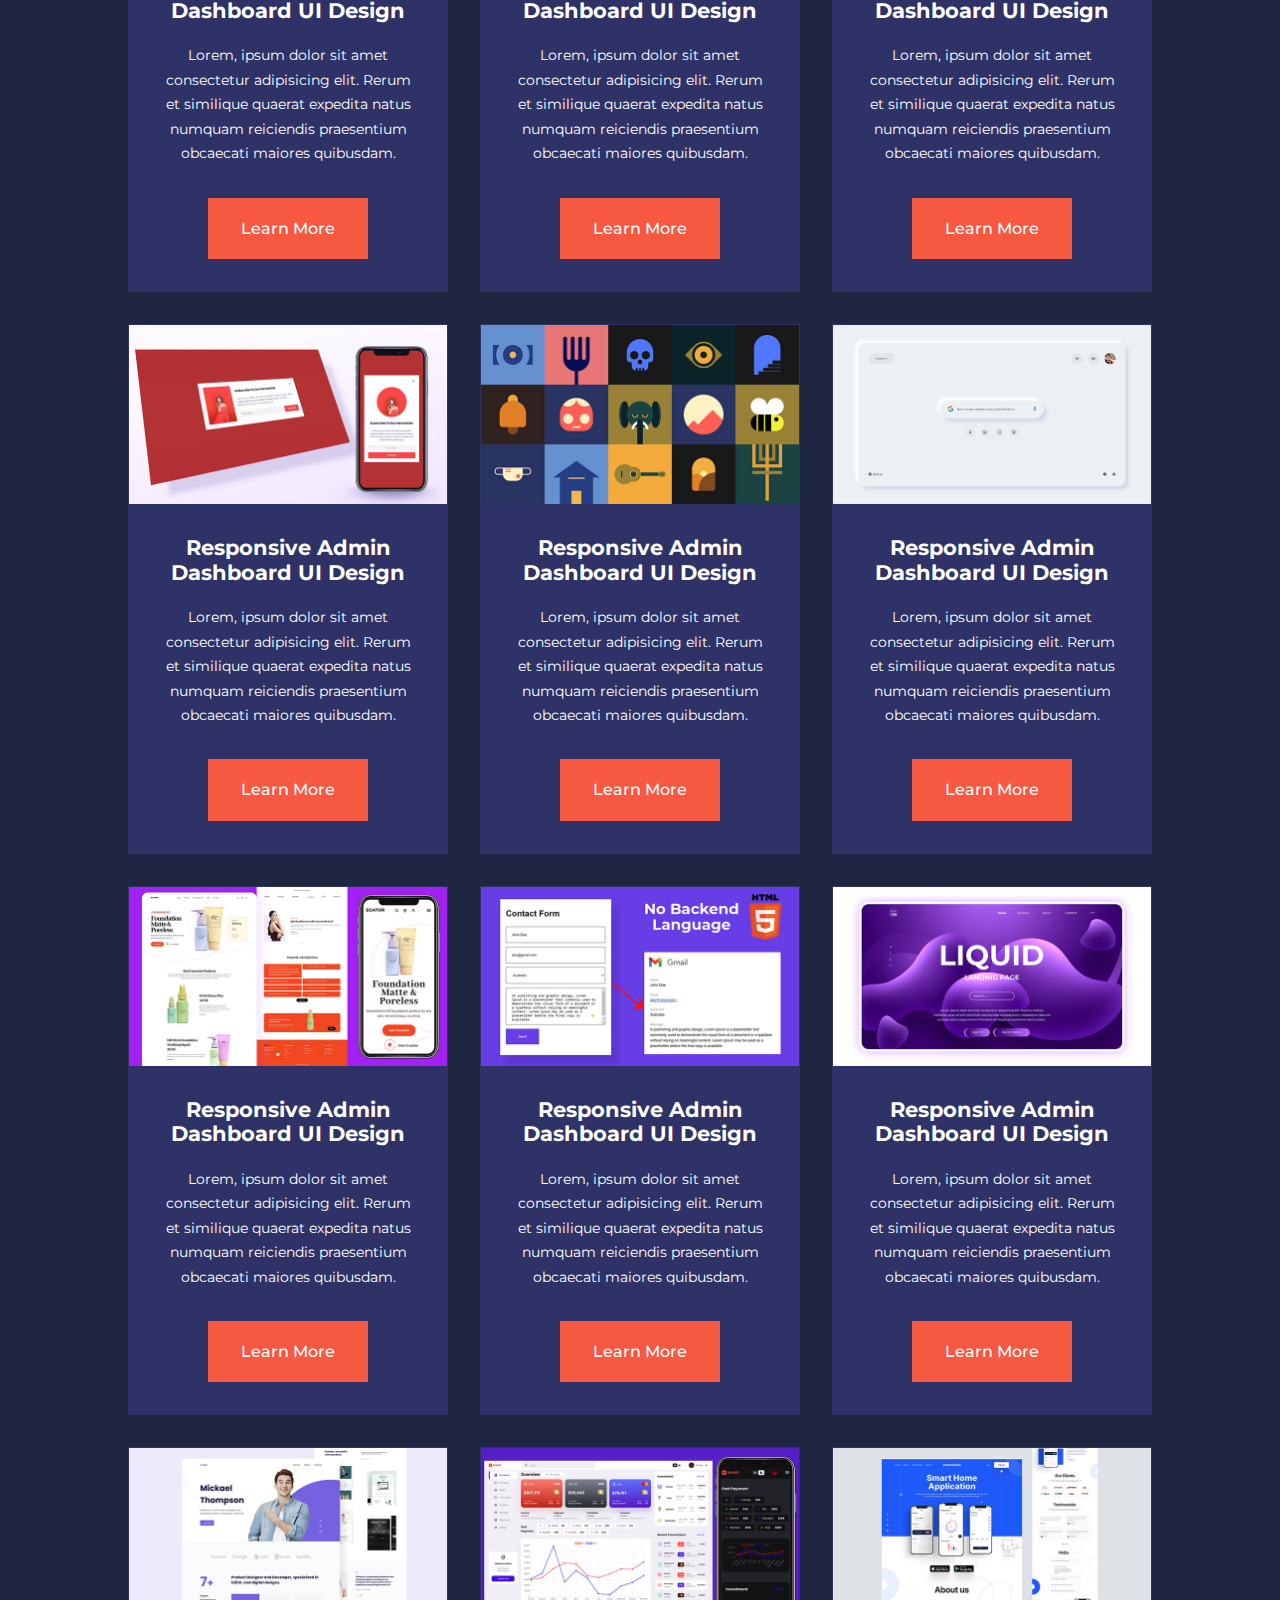
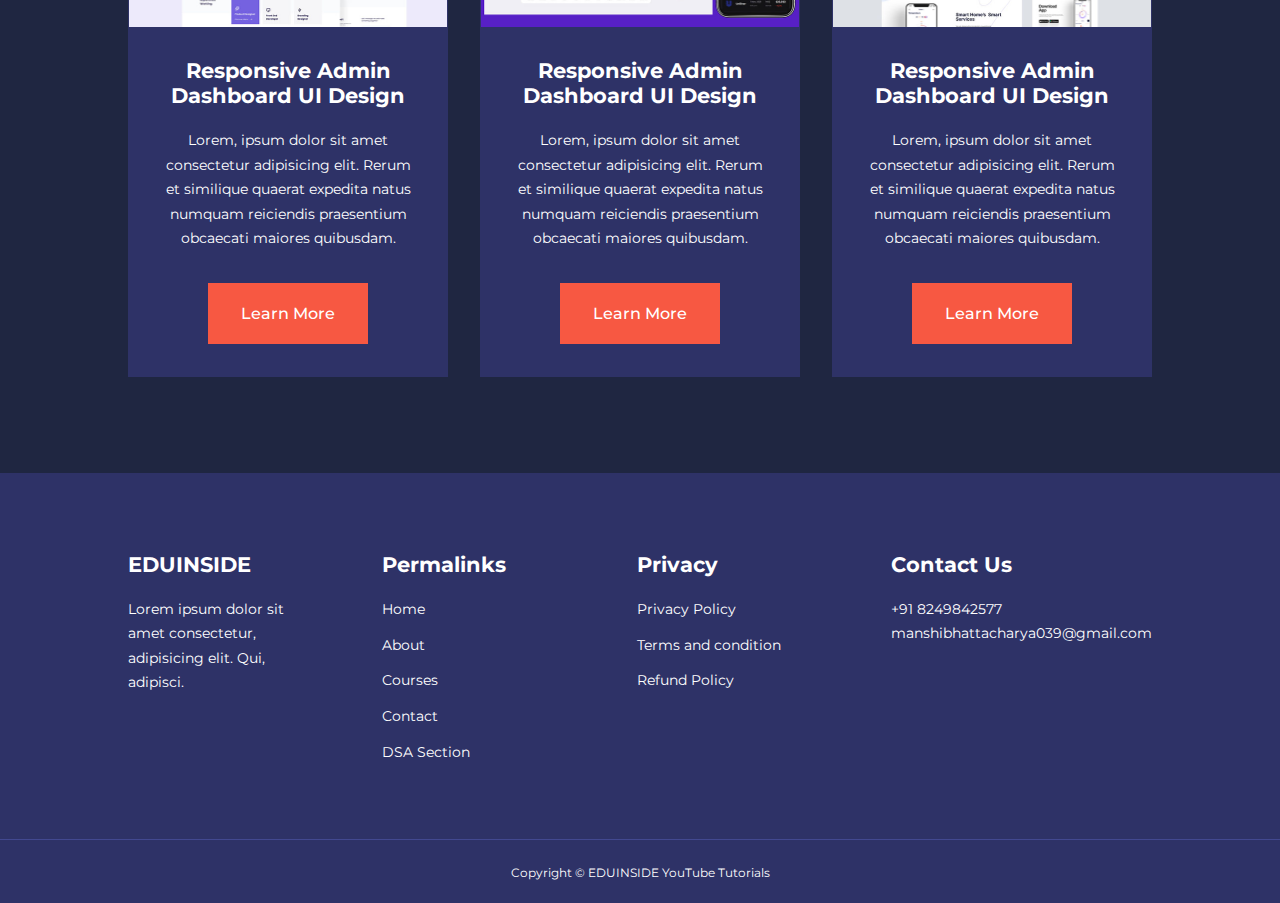
<file: TUTORIALS/education website/courses.html>
<!DOCTYPE html>
<html lang="en">
<head>
    <meta charset="UTF-8">
    <meta http-equiv="X-UA-Compatible" content="IE=edge">
    <meta name="viewport" content="width=device-width, initial-scale=1.0">
    <title>Responsive Multipage Education Website using HTML,CSS,JS</title>
    
    <!--ICONSCOUT CDN-->
    <link rel="stylesheet" href="https://unicons.iconscout.com/release/v4.0.0/css/line.css">

    <!--google fonts(montserrat)-->
    <link rel="preconnect" href="https://fonts.googleapis.com">
<link rel="preconnect" href="https://fonts.gstatic.com" crossorigin>
<link href="https://fonts.googleapis.com/css2?family=Montserrat:wght@300;400;500;600;700;800;900&family=Poppins:ital,wght@0,100;0,200;0,300;0,400;0,500;0,600;0,700;0,800;0,900;1,100;1,200;1,300;1,400;1,500;1,600;1,700;1,800;1,900&family=Roboto:ital,wght@0,300;0,400;0,500;1,400;1,700&family=Urbanist:wght@100&display=swap" rel="stylesheet">





<link rel="stylesheet" href="./css/style.css">
<style>
    .courses {
        margin-top: 1rem;
    }
</style>

</head>
<body>
    <nav>
        <div class="container nav__container">
            <a style="text-decoration: none" href="index.html"><h4>EDUINSIDE</h4></a>
            <ul class="nav__menu" style="list-style: none;">
                <li><a style="text-decoration: none" href="index.html">Home</a></li>
                <li><a style="text-decoration: none" href="about.html">About</a></li>
                <li><a style="text-decoration: none" href="courses.html">Courses</a></li>
                <li><a style="text-decoration: none" href="contact.html">Contact</a></li>
            </ul>
            <button id="open-menu-btn"><i class="uil uil-bars"></i></button>
            <button id="close-menu-btn"><i class="uil uil-multiply"></i></button>
        </div>
    </nav>
    <!-============== END OF NAVBAR =========-->



    <section class="courses">
        <h2>Our Popular Courses</h2>
        <div class="container courses__container">
            <article class="course">
                <div class="course__image">
                    <img src="./images/course1.jpg">
                </div>
                <div class="course__info">
                    <h4>Responsive Social Media Website UI Design</h4>
                    <p>
                        Lorem ipsum dolor sit, amet consectetur adipisicing elit. Dolores, fugit!
                    </p>
                    <a href="courses.html" class="btn btn-primary">Learn More</a>
                </div>
            </article>

            <article class="course">
                <div class="course__image">
                    <img src="./images/course2.jpg">
                </div>
                <div class="course__info">
                    <h4>Responsive SmartHome Website Design</h4>
                <p>
                    Lorem, ipsum dolor sit amet consectetur adipisicing elit. Rerum et similique quaerat expedita natus numquam reiciendis praesentium obcaecati maiores quibusdam.
                </p>
                <a href="courses.html" class="btn btn-primary">Learn More</a>
                </div>
            </article>

            <article class="course">
                <div class="course__image">
                    <img src="./images/course3.jpg">
                </div>
                <div class="course__info">
                    <h4>Responsive Admin Dashboard UI Design</h4>
                <p>
                    Lorem, ipsum dolor sit amet consectetur adipisicing elit. Rerum et similique quaerat expedita natus numquam reiciendis praesentium obcaecati maiores quibusdam.
                </p>
                <a href="courses.html" class="btn btn-primary">Learn More</a>
                </div>
            </article>

            <article class="course">
                <div class="course__image">
                    <img src="./images/course4.jpg">
                </div>
                <div class="course__info">
                    <h4>Responsive Admin Dashboard UI Design</h4>
                <p>
                    Lorem, ipsum dolor sit amet consectetur adipisicing elit. Rerum et similique quaerat expedita natus numquam reiciendis praesentium obcaecati maiores quibusdam.
                </p>
                <a href="courses.html" class="btn btn-primary">Learn More</a>
                </div>
            </article>

            <article class="course">
                <div class="course__image">
                    <img src="./images/course5.jpg">
                </div>
                <div class="course__info">
                    <h4>Responsive Admin Dashboard UI Design</h4>
                <p>
                    Lorem, ipsum dolor sit amet consectetur adipisicing elit. Rerum et similique quaerat expedita natus numquam reiciendis praesentium obcaecati maiores quibusdam.
                </p>
                <a href="courses.html" class="btn btn-primary">Learn More</a>
                </div>
            </article>

            <article class="course">
                <div class="course__image">
                    <img src="./images/course6.jpg">
                </div>
                <div class="course__info">
                    <h4>Responsive Admin Dashboard UI Design</h4>
                <p>
                    Lorem, ipsum dolor sit amet consectetur adipisicing elit. Rerum et similique quaerat expedita natus numquam reiciendis praesentium obcaecati maiores quibusdam.
                </p>
                <a href="courses.html" class="btn btn-primary">Learn More</a>
                </div>
            </article>

            <article class="course">
                <div class="course__image">
                    <img src="./images/course7.jpg">
                </div>
                <div class="course__info">
                    <h4>Responsive Admin Dashboard UI Design</h4>
                <p>
                    Lorem, ipsum dolor sit amet consectetur adipisicing elit. Rerum et similique quaerat expedita natus numquam reiciendis praesentium obcaecati maiores quibusdam.
                </p>
                <a href="courses.html" class="btn btn-primary">Learn More</a>
                </div>
            </article>

            <article class="course">
                <div class="course__image">
                    <img src="./images/course8.jpg">
                </div>
                <div class="course__info">
                    <h4>Responsive Admin Dashboard UI Design</h4>
                <p>
                    Lorem, ipsum dolor sit amet consectetur adipisicing elit. Rerum et similique quaerat expedita natus numquam reiciendis praesentium obcaecati maiores quibusdam.
                </p>
                <a href="courses.html" class="btn btn-primary">Learn More</a>
                </div>
            </article>

            <article class="course">
                <div class="course__image">
                    <img src="./images/course9.jpg">
                </div>
                <div class="course__info">
                    <h4>Responsive Admin Dashboard UI Design</h4>
                <p>
                    Lorem, ipsum dolor sit amet consectetur adipisicing elit. Rerum et similique quaerat expedita natus numquam reiciendis praesentium obcaecati maiores quibusdam.
                </p>
                <a href="courses.html" class="btn btn-primary">Learn More</a>
                </div>
            </article>

            <article class="course">
                <div class="course__image">
                    <img src="./images/course10.jpg">
                </div>
                <div class="course__info">
                    <h4>Responsive Admin Dashboard UI Design</h4>
                <p>
                    Lorem, ipsum dolor sit amet consectetur adipisicing elit. Rerum et similique quaerat expedita natus numquam reiciendis praesentium obcaecati maiores quibusdam.
                </p>
                <a href="courses.html" class="btn btn-primary">Learn More</a>
                </div>
            </article>

            <article class="course">
                <div class="course__image">
                    <img src="./images/course11.jpg">
                </div>
                <div class="course__info">
                    <h4>Responsive Admin Dashboard UI Design</h4>
                <p>
                    Lorem, ipsum dolor sit amet consectetur adipisicing elit. Rerum et similique quaerat expedita natus numquam reiciendis praesentium obcaecati maiores quibusdam.
                </p>
                <a href="courses.html" class="btn btn-primary">Learn More</a>
                </div>
            </article>

            <article class="course">
                <div class="course__image">
                    <img src="./images/course12.jpg">
                </div>
                <div class="course__info">
                    <h4>Responsive Admin Dashboard UI Design</h4>
                <p>
                    Lorem, ipsum dolor sit amet consectetur adipisicing elit. Rerum et similique quaerat expedita natus numquam reiciendis praesentium obcaecati maiores quibusdam.
                </p>
                <a href="courses.html" class="btn btn-primary">Learn More</a>
                </div>
            </article>

            <article class="course">
                <div class="course__image">
                    <img src="./images/course13.jpg">
                </div>
                <div class="course__info">
                    <h4>Responsive Admin Dashboard UI Design</h4>
                <p>
                    Lorem, ipsum dolor sit amet consectetur adipisicing elit. Rerum et similique quaerat expedita natus numquam reiciendis praesentium obcaecati maiores quibusdam.
                </p>
                <a href="courses.html" class="btn btn-primary">Learn More</a>
                </div>
            </article>

            <article class="course">
                <div class="course__image">
                    <img src="./images/course14.jpg">
                </div>
                <div class="course__info">
                    <h4>Responsive Admin Dashboard UI Design</h4>
                <p>
                    Lorem, ipsum dolor sit amet consectetur adipisicing elit. Rerum et similique quaerat expedita natus numquam reiciendis praesentium obcaecati maiores quibusdam.
                </p>
                <a href="courses.html" class="btn btn-primary">Learn More</a>
                </div>
            </article>

            <article class="course">
                <div class="course__image">
                    <img src="./images/course15.jpg">
                </div>
                <div class="course__info">
                    <h4>Responsive Admin Dashboard UI Design</h4>
                <p>
                    Lorem, ipsum dolor sit amet consectetur adipisicing elit. Rerum et similique quaerat expedita natus numquam reiciendis praesentium obcaecati maiores quibusdam.
                </p>
                <a href="courses.html" class="btn btn-primary">Learn More</a>
                </div>
            </article>

            <article class="course">
                <div class="course__image">
                    <img src="./images/course16.jpg">
                </div>
                <div class="course__info">
                    <h4>Responsive Admin Dashboard UI Design</h4>
                <p>
                    Lorem, ipsum dolor sit amet consectetur adipisicing elit. Rerum et similique quaerat expedita natus numquam reiciendis praesentium obcaecati maiores quibusdam.
                </p>
                <a href="courses.html" class="btn btn-primary">Learn More</a>
                </div>
            </article>

            <article class="course">
                <div class="course__image">
                    <img src="./images/course17.jpg">
                </div>
                <div class="course__info">
                    <h4>Responsive Admin Dashboard UI Design</h4>
                <p>
                    Lorem, ipsum dolor sit amet consectetur adipisicing elit. Rerum et similique quaerat expedita natus numquam reiciendis praesentium obcaecati maiores quibusdam.
                </p>
                <a href="courses.html" class="btn btn-primary">Learn More</a>
                </div>
            </article>

            <article class="course">
                <div class="course__image">
                    <img src="./images/course18.jpg">
                </div>
                <div class="course__info">
                    <h4>Responsive Admin Dashboard UI Design</h4>
                <p>
                    Lorem, ipsum dolor sit amet consectetur adipisicing elit. Rerum et similique quaerat expedita natus numquam reiciendis praesentium obcaecati maiores quibusdam.
                </p>
                <a href="courses.html" class="btn btn-primary">Learn More</a>
                </div>
            </article>
        </div>
    </section>
















<footer class="footer">
    <div class="container footer__container">
        <div class="footer__1">
            <a href="index.html" class="footer__logo"><h4>EDUINSIDE</h4></a>
            <p>
                Lorem ipsum dolor sit amet consectetur, adipisicing elit. Qui, adipisci.
            </p>
        </div>

        <div class="footer__2">
            <h4>Permalinks</h4>
            <ul class="permalinks">
                <li><a href="index.html">Home</a></li>
                <li><a href="about.html">About</a></li>
                <li><a href="courses.html">Courses</a></li>
                <li><a href="contact.html">Contact</a></li>
                <li><a href="https://www.450dsa.com/">DSA Section</a></li>
            </ul>
        </div>

        <div class="footer__3">
            <h4>Privacy</h4>
            <ul class="Privacy">
                <li><a href="#">Privacy Policy</a></li>
                <li><a href="#">Terms and condition</a></li>
                <li><a href="#">Refund Policy</a></li>
            </ul>
        </div>

        <div class="footer__4">
            <h4>Contact Us</h4>
            <div>
                <p>+91 8249842577</p>
                <p>manshibhattacharya039@gmail.com</p>
            </div>
            <ul class="footer_socials">
                <li>
                    <a href="#"><i class="uil uil-facebook-f"></i></a>
                </li>
                <li>
                    <a href="#"><i class="uil uil-instagram-alt"></i></a>
                </li>
                <li>
                    <a href="#"><i class="uil uil-twitter"></i></a>
                </li>
                <li>
                    <a href="#"><i class="uil uil-linkedin-alt"></i></a>
                </li>
            </ul>
        </div>
    </div>
    <div class="footer__copyright">
        <small>Copyright &copy; EDUINSIDE YouTube Tutorials</small>
    </div>
</footer>


<!=========================== END OF FOOTER ====================================================>



<script src="./main.js"></script>



</body>
</html>
</file>
<file: TUTORIALS/education website/css/style.css>
* {
    margin:0;
    padding:0;
    border: 0;
    outline: 0;
    text-decoration: none;
    list-style: none;
    box-sizing:border-box;
}

:root{
    --color-primary:#6c63ff;
    --color-success:#00bf8e;
    --color-warning:#f7c94b;
    --color-danger:#f75842;
    --color-danger-variant:rgba(247,88,66,0.4);
    --color-white:#fff;
    --color-light:rgba(255,255,255,0.7);
    --color-black:#000;
    --color-bg:#1f2641;
    --color-bg1:#2e3267;
    --color-bg2:#424890;

    --container-width-lg:80%;
    --container-width-md:90%;
    --container-width-sm:94%;

    --transition:all 400ms ease;
}

body{
    font-family: 'Montserrat', sans-serif;
    line-height: 1.7;
    color: var(--color-white);
    background: var(--color-bg);
}

.container{
    width:var(--container-width-lg);
    margin: 0 auto;
}

section{
    padding:6rem 0;
}

section h2{
    text-align:center;
    margin-bottom: 4rem;
}

h1,
h2,
h3,
h4,
h5 {
    line-height: 1.2;
}

h1{
    font-size: 2.4rem;
}

h2 {
    font-size: 2rem;
}

h3 {
    font-size: 1.6rem;
}

h4 {
    font-size: 1.3rem;
}

a {
    color:var(--color-white);
}

img {
    width:100%;
    display: block;
    object-fit: cover;
}

.btn {
    display: inline-block;
    background: var(--color-white);
    color: var(--color-black);
    padding: 1rem 2rem;
    border: 1px solid transparent;
    font-weight: 500;
    transition: var(--transition);
}

.btn:hover {
    background: transparent;
    color: var(--color-white);
    border-color: var(--color-white);
}

.btn-primary {
    background: var(--color-danger);
    color: var(--color-white);
}

/* ==============NAVBAR============= */

nav {
    background: transparent;
    width: 100vw;
    height: 5rem;
    position: fixed;
    top: 0;
    z-index: 11;
}

/* change navbar styles on scroll using javascript*/

.window-scroll {
    background: var(--color-primary);
    box-shadow: 0 1rem 2rem rgba(0,0,0,0.2);
}

.nav__container {
    height: 100%;
    display: flex;
    justify-content: space-between;
    align-items: center;
}

nav button {
    display: none;
}

.nav__menu {
    display: flex;
    align-items: center;
    gap: 4rem;
}

.nav__menu a {
    font-size: 0.9rem;
    transition: var(--transition);
}

.nav__menu a:hover {
    color: var(--color-bg2);
}

/* ==============header============= */
header {
    position: relative;
    top: 5rem;
    overflow: hidden;
    height: 70vh;
    margin-bottom: 5rem;
}

.header__container {
    display: grid;
    grid-template-columns: 1fr 1fr;
    align-items: center;
    gap: 5rem;
    height: 100%;
}

.header__left p {
    margin:1rem 0 2.4rem;
}

/* ============CATEGORIES========== */

.categories {
    background: var(--color-bg1);
    height: 32rem;
}

.categories h1 {
    line-height: 1;
    margin-bottom: 3rem;
}

.categories__container {
    display: grid;
    grid-template-columns: 40% 60%;
   /* gap: 4rem;*/

}

.categories__left {
    margin-right: 4rem;
}

.categories__left p {
    margin: 1rem 0 3rem;

}

.categories__right {
    display: grid;
    grid-template-columns: repeat(3, 1fr);
    gap: 1.2rem;
}

.category {
    background: var(--color-bg2);
    padding: 2rem;
    border-radius:2rem;
    transition: var(--transition);
}

.category:hover {
    box-shadow: 0 3rem 3rem rgba(0,0,0,0.3);
    z-index: 1;
}

.category:nth-child(2) .category__icon {
    background: var(--color-danger);
}

.category:nth-child(3) .category__icon {
    background: var(--color-success);
}

.category:nth-child(4) .category__icon {
    background: var(--color-warning);
}

.category:nth-child(5) .category__icon {
    background: var(--color-success);
}

.category__icon {
    background: var(--color-primary);
    padding: 0.7rem;
    border-radius: 0.9rem;

}

.category h5 {
    margin: 2rem 0 1rem;
}

.category p {
    font-size: 0.85rem;
}

/* ================ Popular Courses ======================== */

.courses {
    margin-top: 10rem;
}

.courses__container {
    display: grid;
    grid-template-columns: repeat(3, 1fr);
    gap: 2rem;
}

.course {
    background: var(--color-bg1);
    text-align: center;
    border: 1px solid transparent;
    transition: var(--transition);
}

.course:hover {
    background: transparent;
    border-color: var(--color-primary);
}

.course__info {
    padding: 2rem;
}

.course__info p {
    margin: 1.2rem 0 2rem;
    font-size: 0.9rem;
}

/* ===== FAQs ===================== */

.faqs {
    background: var(--color-bg1);
    box-shadow: inset 0 0 3rem rgba(0,0,0,0.5);
}

.faqs__container {
    display:grid;
    grid-template-columns: 1fr 1fr;
    gap: 1rem;
}

.faq {
    padding: 2rem;
    display:flex;
    align-items: center;
    gap: 1.4rem;
    height: fit-content;
    background: var(--color-primary);
    cursor: pointer;
}

.faq h4 {
    font-size: 1rem;
    line-height: 2.2;
}

.faq__icon {
    align-self: flex-start;
    font-size: 1.2rem;
}

.faq p {
    margin-top: 0.8rem;
    display: none;
}

.faq.open p {
    display: block;
}

/* ======================== Testimonial========================== */

.testimonials__container {
    overflow: hidden;
    position: relative;
    margin-bottom: 5rem;

}

.testimonial {
    padding-top:2rem;
}

.avatar {
    width: 6rem;
    height: 6rem;
    border-radius: 50%;
    overflow: hidden;
    margin: 0 auto 1rem;
    border: 1rem solid var(--color-bg1);
}

.testimonial__info {
    text-align: center;
}

.testimonial__body {
    background: var(--color-primary);
    padding: 2rem;
    margin-top: 3rem;
    position: relative;
}

.testimonial__body::before {
    content: "";
    display: block;
    background:linear-gradient(135deg,
    transparent,
    var(--color-primary),
    var(--color-primary),var(--color-primary)
    );
    width: 3rem;
    height: 3rem;
    position: absolute;
    left: 50%;
    top: -1.5rem;
    transform: rotate(45deg);
}

/* ======================== FOOTER ======================== */

footer {
    background:var(--color-bg1);
    padding-top: 5rem;
    font-size: 0.9rem;
}

.footer__container {
    display: grid;
    grid-template-columns: repeat(4,1fr);
    gap: 5rem;
}

.footer__container>div h4 {
    margin-bottom: 1.2rem;
}

.footer__1 p {
    margin: 0 0 2rem;
}

footer ul li {
    margin-bottom: 0.7rem;
}

footer ul li a:hover {
    text-decoration: underline;
}

.footer_socials {
    display: flex;
    gap: 1rem;
    font-size: 1.2rem;
    margin-top: 2rem;
}

.footer__copyright {
    text-align: center;
    margin-top: 4rem;
    padding: 1.2rem 0;
    border-top: 1px solid var(--color-bg2);
}

/*===================================== MEDIA QUERIES(TABLETS)===============================*/

@media screen and (max-width:1024px) {
    .container {
        width: var(--container-width-md);
    }
    
    h1 {
        font-size: 2.2rem;
    }

    h2 {
        font-size: 1.7rem;
    }

    h3 {
        font-size: 1.4rem;
    }

    h4 {
        font-size: 1.2rem;
    }

    /*============================================== NAVBAR ==========================================*/

    nav button {
        display: inline-block;
        background: transparent;
        font-size: 1.8rem;
        color: var(--color-white);
        cursor: pointer;
    }

    nav button#close-menu-btn {
        display: none;
    }

    .nav__menu {
        position:fixed;
        top: 5rem;
        right: 5%;
        height: fit-content;
        width: 18rem;
        flex-direction: column;
        gap: 0;
        display: none;
    }

    .nav__menu li {
        width: 100%;
        height: 5.8rem;
        animation: animateNavItems 400ms linear forwards;
        transform-origin: top right;
        opacity: 0;
    }

    .nav__menu li:nth-child(2) {
        animation-delay: 200ms;
    }

    .nav__menu li:nth-child(3) {
        animation-delay: 400ms;
    }

    .nav__menu li:nth-child(4) {
        animation-delay: 600ms;
    }

    @keyframes animateNavItems {
        0% {
            transform: rotateZ(-90deg) rotateX(90deg) scale(0.1);

        }

        100% {
            transform: rotateZ(0) rotateX(0) scale(1);
            opacity: 1;
        }
        
    }

    .nav__menu li a {
        background: var(--color-primary);
        box-shadow: -4rem 6rem 10rem rgba(0,0,0,0.6);
        width: 100%;
        height: 100%;
        display: grid;
        place-items: center;
    }

    .nav__menu li a:hover {
        background: var(--color-bg2);
        color: var(--color-warning);
    }

    /*======================Header ============*/

    header {
        height: 52vh;
        margin-bottom: 4rem;
    }

    .header__container {
        gap: 0;
        padding-bottom:3rem;
    }

    /*============================= CATEGORIES=============================*/

    .categories {
        height: auto;
    }

    .categories__container {
        grid-template-columns: 1fr;
        gap: 3rem;
    }

    .categories__left {
        margin-right:0;
    }

/*===================== POPULAR COURSES========================= */


.courses {
    margin-top: 0;
}

.courses__container {
    grid-template-columns: 1fr 1fr;
}

/*=========================================FAQS==============================*/

.faqs__container {
    grid-template-columns: 1fr;
}

.faq {
    padding: 1.5rem;
}

/*=======================================FOOTER=========================*/

.footer__container {
    grid-template-columns: 1fr 1fr;
}
}


/*=======================================================MEDIA QUERIES(PHONE)============================*/

@media  screen and (max-width:600px) {
   .container {
    width: var(--container-width-sm);
   }

   /*==============================NAVBAR====================================*/

   .nav__menu {
    right: 3%;
   }

   /*================================HEADER===================================*/

   header {
    height: 100vh;
   }

   .header__container {
    grid-template-columns: 1fr;
    text-align: center;
    margin-top: 0;
   }

   .header__left p {
    margin-bottom: 1.3rem;
   }


   /*============================ CATEGORIES===================================*/

   .categories__right {
    grid-template-columns: 1fr 1fr;
    gap: 0.7rem;
   }

   .category {
    padding: 1rem;
    border-radius: 1rem;
   }

   .category__icon {
    margin-top: 4px;
    display: inline-block;
   }

   /*===================================================POPULAR COURSES===============================*/

   .courses__container {
    grid-template-columns: 1fr;
   }


   /*===================================================================Testimonial===================================*/

   .testimonial__body {
    padding: 1.2rem;
   }

   /*===============================================FOOTER==============================*/

   .footer__container {
    grid-template-columns: 1fr;
    text-align: center;
    gap: 2rem;
   }

   .footer__1 p {
    margin: 1rem auto;
   }

   .footer_socials {
    justify-content: center;
   }

    
}
</file>
<file: TUTORIALS/education website/css/about.css>
/* ============================================== ACHIEVEMENTS ================================================= */

.about__achievements {
    margin-top: 3rem;
}

.about__achievements-container {
    display: grid;
    grid-template-columns: 40% 60%;
    gap: 5rem;
}

.about__achievements-right > p {
    margin:1.6rem 0 2.5rem;
}

.achievements__cards {
    display: grid;
    grid-template-columns: repeat(3,1fr);
    gap: 1.5rem;
}

.achievement__card {
    background: var(--color-bg1);
    padding: 1.6rem;
    border-radius: 1rem;
    text-align: center;
}

.achievement__card:hover {
    background: var(--color-bg2);
    box-shadow: 0 3rem 3rem rgba(0,0,0,0.3);
}

.achievement__icon {
    background: var(--color-danger);
    padding: 0.6rem;
    border-radius: 1rem;
    display: inline-block;
    margin-bottom: 2rem;
    font-size: 2rem;
}

.achievement__card:nth-child(2) .achievement__icon {
    background:var(--color-success);
}

.achievement__card:nth-child(3) .achievement__icon {
    background:var(--color-primary);
}

.achievement__card p {
    margin-top: 1rem;
}

/*======================================== TEAMS ====================================== */

.team {
    background: var(--color-bg1);
    box-shadow: inset 0 0 3rem rgba(0,0,0,0.5);
}

.team__container {
    display: grid;
    grid-template-columns: repeat(4,1fr);
    gap: 2rem;
}

.team__member {
    background: var(--color-bg2);
    padding: 2rem;
    border: 1px solid transparent;
    transition: var(--transition);
    position: relative;
    overflow: hidden;
}

.team__member:hover {
    background: transparent;
    border-color: var(--color-primary);
}

.team__member-image img {
    filter:saturate(0);
}

.team__member:hover img {
    filter:saturate(1);
}

.team__member-info * {
    text-align: center;
    margin-top: 1.4rem;
}

.team__member-info p {
    color: var(--color-light);
}

.team__member-socials {
    position: absolute;
    top: 50%;
    transform: translateY(-50%);
    right: -100%;
    display: flex;
    flex-direction: column;
    background: var(--color-primary);
    border-radius: 1rem 0 0 1rem;
    box-shadow: -2rem 0 2rem rgba(0,0,0,0.3);
    transition: var(--transition);

}

.team__member:hover .team__member-socials {
    right: 0;
}

.team__member-socials a {
    padding: 1rem;

}

/*============================================== MEDIA QUERIES(TABLETS) ============================================ */

@media screen and (max-width:1024px) {
    .about__achievements {
        margin-top: 2rem;
    }

    .about__achievements-container {
        grid-template-columns: 1fr;
        gap: 4rem;
    }

    .about__achievements-left {
        width: 80%;
        margin: 0 auto;
    }

    .team__container {
        grid-template-columns: repeat(3,1fr);
        gap: 1.5rem;
    }

    .team__member {
        padding: 1rem; 
    }


    /*============================================== MEDIA QUERIES(TABLETS) ============================================ */

    @media screen and (max-width:600px) {
        .achievements__cards {
            grid-template-columns: 1fr 1fr;
            gap: 0.7rem;

        }

        .team__container {
            grid-template-columns: 1fr 1fr;
            gap: 0.7rem;
        }
        
        .team__member {
            padding: 0;
        }

        .team__member p {
            margin-bottom: 1.5rem;
        }
    }


}
</file>
<file: TUTORIALS/education website/css/contact.css>
.contact__container {
    background: var(--color-bg1);
    padding: 4rem;
    display: grid;
    grid-template-columns: 40% 60%;
    gap: 4rem;
    height: 30rem;
    margin: 7rem auto;
    border-radius: 1rem;
}

/* =============== ASIDE ====================== */


.contact__aside {
    background: var(--color-primary);
    padding: 3rem;
    border-radius: 1rem;
    position: relative;
    bottom: 10rem;
}

.aside__image {
    width: 12rem;
    margin-bottom: 2rem;
}

.contact__aside h2 {
    text-align: left;
    margin-bottom: 1rem;
}

.contact__aside p {
    font-size: 0.9rem;
    margin-bottom: 2rem;
}

.contact__details li {
    display: flex;
    gap: 1rem;
    text-align: center;
    margin-bottom: 1rem;
}

.contact__socials {
    display: flex;
    gap: 0.8rem;
    margin-top: 3rem;
}

.contact__socials a {
    background: var(--color-bg2);
    padding: 0.5rem;
    border-radius: 50%;
    font-size: 0.9rem;
    transition: var(--transition);
}

.contact__socials a:hover {
    background: transparent;
}

/*===========================================FORM ===========================================*/

.contact__form {
    display: flex;
    flex-direction: column;
    gap: 1.2rem;
    margin-right: 4rem;
}

.form__name {
    display: flex;
    gap: 1.2rem;
}

.contact__form input[type="text"] {
    width: 50%;
}

input,textarea {
    width: 100%;
    padding: 1rem;
    background: var(--color-bg);
    color: var(--color-white);

}

.contact__form .btn {
    width: max-content;
    margin-top: 1rem;
    cursor: pointer;
}


/*======================== MEDIA QUERIES(TABLETS)================================= */

@media screen and (max-width:1024px) {
.contact {
        /* padding-bottom:0; */
    }

    .contact__container {
        gap: 1.5rem;
        margin-top: 3rem;
        height: auto;
        padding: 1.5rem;
    }

    .contact__aside {
        width: auto;
        padding: 1.5rem;
        bottom: 0;
    }

    .contact__form {
        align-self: center;
        margin-right: 1.5rem;
    }
}

    /* ============================================================================== MEDIA QUERIES(PHONES) ============================================ */

    @media screen and (max-width:600px) {
        
        .contact__container {
            grid-template-columns: 1fr;
            gap: 3rem;
            margin-top: 0;
            padding: 0;
        }

        .contact__form {
            margin: 0 1.5rem 3rem;
        }

        .form__name {
            flex-direction: column;
        }

        .form__name input {
            width: 100%;
        }
    }
</file>
